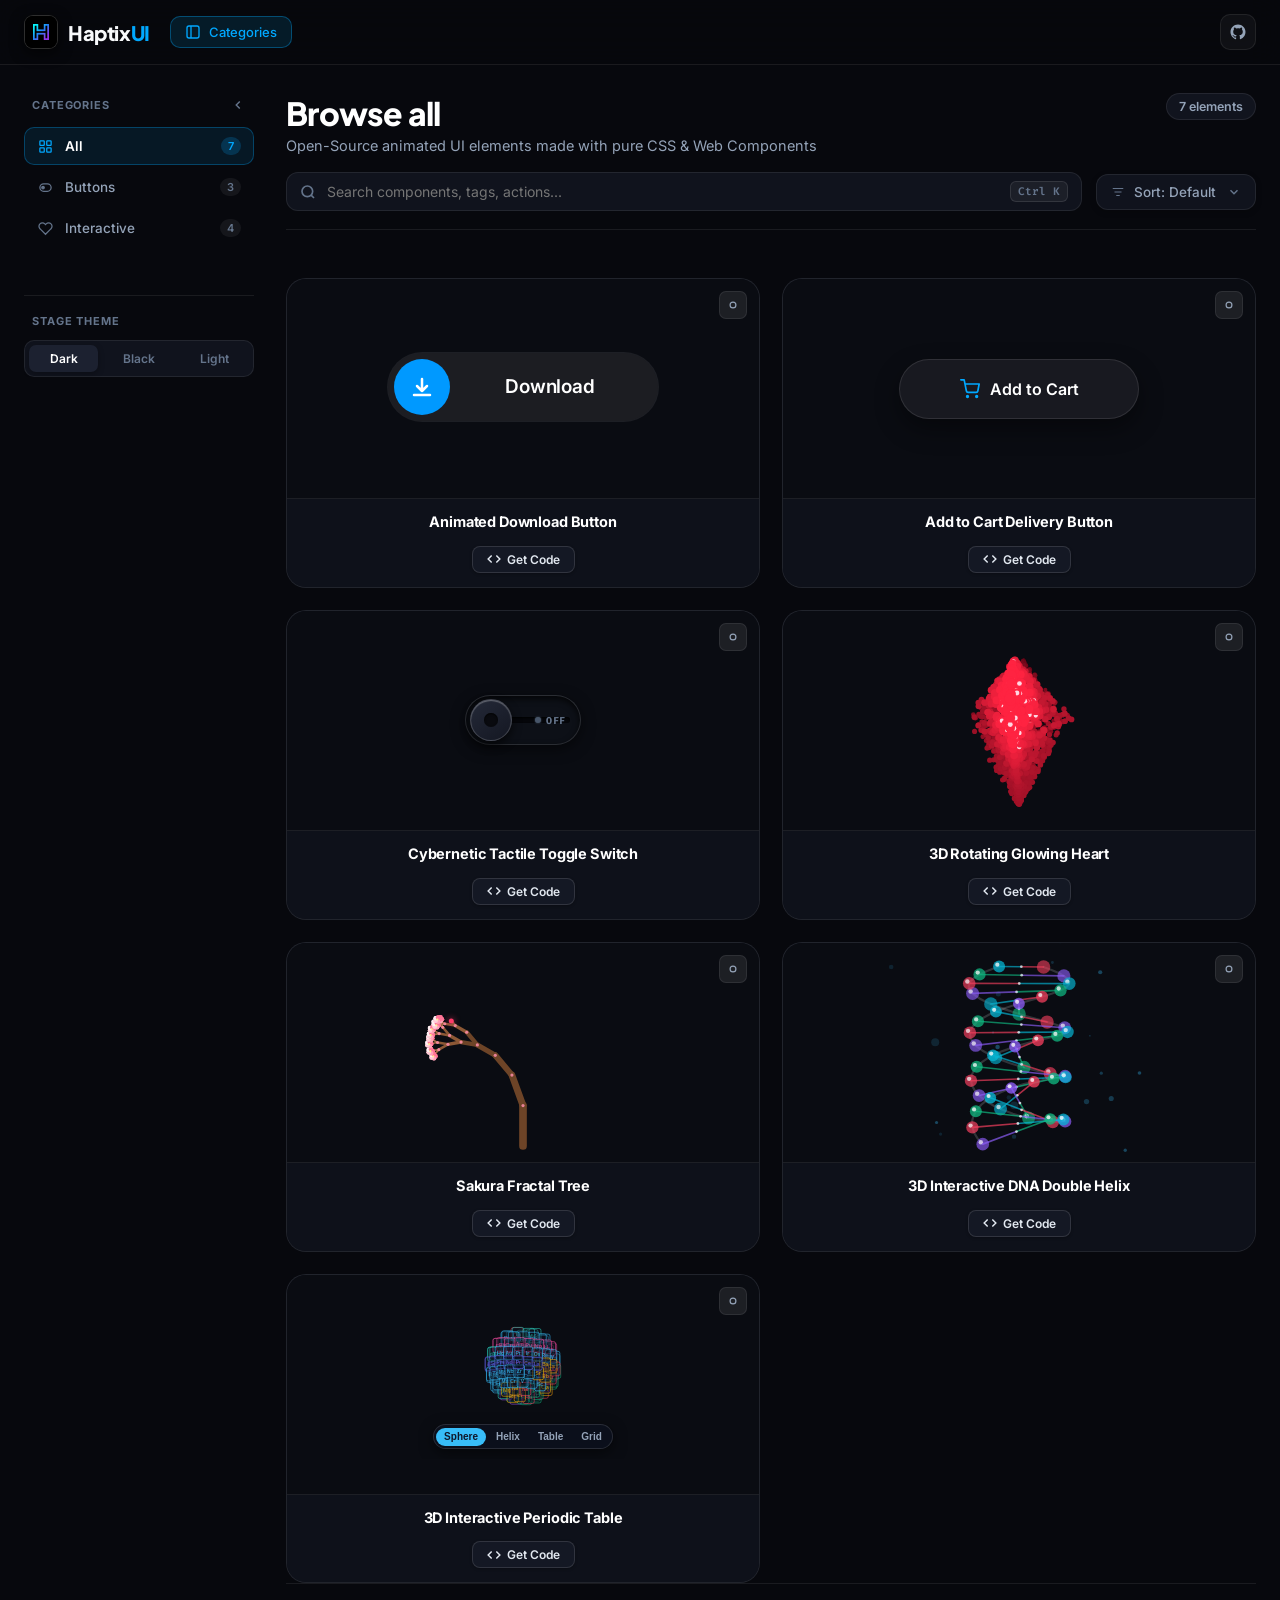
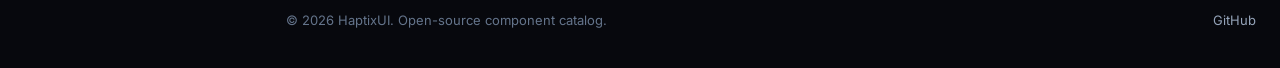
<file: index.html>
<!DOCTYPE html>
<html lang="en">
<head>
  <meta charset="UTF-8">
  <meta name="viewport" content="width=1280">
  <title>HaptixUI | Interactive Micro-Interactions &amp; UI Components</title>
  <meta name="description" content="Open-source production-ready micro-interactions and animated UI elements built with pure HTML, CSS, and Web Components.">

  <!-- Favicon / Brand Icon -->
  <link rel="icon" type="image/jpeg" href="haptixui_logo.jpg">
  <link rel="apple-touch-icon" href="haptixui_logo.jpg">

  <!-- Core CSS -->
  <link rel="stylesheet" href="style.css">
</head>
<body>
  <!-- App Header / Navbar with Modern Mega Dropdown -->
  <header class="app-navbar" id="appNavbar">
    <div class="nav-container">
      <!-- Left: Logo & Dropdown -->
      <div class="nav-left">
        <a href="./" class="brand-logo" aria-label="HaptixUI Home">
          <div class="logo-badge">
            <img src="haptixui_logo.jpg" alt="HaptixUI Logo" class="brand-logo-img">
          </div>
          <span class="brand-name">Haptix<span>UI</span></span>
        </a>

        <!-- Categories Sidebar Toggle Button -->
        <button class="nav-sidebar-toggle-btn active" id="sidebarToggleBtn" title="Toggle Categories Sidebar (Ctrl+B)" aria-label="Toggle Categories Sidebar" aria-pressed="true">
          <svg class="toggle-icon-sidebar" width="16" height="16" viewBox="0 0 24 24" fill="none" stroke="currentColor" stroke-width="2">
            <rect x="3" y="3" width="18" height="18" rx="3"></rect>
            <line x1="9" y1="3" x2="9" y2="21"></line>
          </svg>
          <span>Categories</span>
        </button>
      </div>

      <!-- Right: Minimal Clean Quick Links -->
      <div class="nav-right">
        <a href="https://github.com/HaptixUI/haptixui" target="_blank" rel="noopener" class="nav-icon-link" aria-label="GitHub Repository" title="GitHub">
          <svg width="18" height="18" viewBox="0 0 24 24" fill="currentColor">
            <path fill-rule="evenodd" clip-rule="evenodd" d="M12 2C6.477 2 2 6.484 2 12.017c0 4.425 2.865 8.18 6.839 9.504.5.092.682-.217.682-.483 0-.237-.008-.868-.013-1.703-2.782.605-3.369-1.343-3.369-1.343-.454-1.158-1.11-1.466-1.11-1.466-.908-.62.069-.608.069-.608 1.003.07 1.53 1.032 1.53 1.032.892 1.53 2.341 1.088 2.91.832.092-.647.35-1.088.636-1.338-2.22-.253-4.555-1.113-4.555-4.951 0-1.093.39-1.988 1.029-2.688-.103-.253-.446-1.272.098-2.65 0 0 .84-.27 2.75 1.026A9.564 9.564 0 0112 6.844c.85.004 1.705.115 2.504.337 1.909-1.296 2.747-1.027 2.747-1.027.546 1.379.202 2.398.1 2.651.64.7 1.028 1.595 1.028 2.688 0 3.848-2.339 4.695-4.566 4.943.359.309.678.92.678 1.855 0 1.338-.012 2.419-.012 2.747 0 .268.18.58.688.482A10.019 10.019 0 0022 12.017C22 6.484 17.522 2 12 2z"/>
          </svg>
        </a>
      </div>
    </div>
  </header>

  <!-- Responsive App Layout (Sidebar + Main Content) -->
  <div class="app-layout" id="appLayout">
    <!-- Left Sidebar (Desktop Fixed Sticky) -->
    <aside class="app-sidebar" id="appSidebar">
      <div class="sidebar-sticky-wrap">
        <!-- Section: Categories Navigation with SVG Icons -->
        <div class="sidebar-section">
          <div class="sidebar-heading-row">
            <span class="sidebar-heading">CATEGORIES</span>
            <button class="sidebar-collapse-btn" id="sidebarCollapseBtn" title="Hide Sidebar (Ctrl+B)" aria-label="Hide Sidebar">
              <svg width="14" height="14" viewBox="0 0 24 24" fill="none" stroke="currentColor" stroke-width="2.5">
                <polyline points="15 18 9 12 15 6"></polyline>
              </svg>
            </button>
          </div>
          <nav class="sidebar-nav" role="tablist">
            <button class="sidebar-nav-item active" data-category="All" role="tab">
              <span class="item-icon">
                <svg width="15" height="15" viewBox="0 0 24 24" fill="none" stroke="currentColor" stroke-width="2">
                  <rect x="3" y="3" width="7" height="7" rx="1"></rect>
                  <rect x="14" y="3" width="7" height="7" rx="1"></rect>
                  <rect x="14" y="14" width="7" height="7" rx="1"></rect>
                  <rect x="3" y="14" width="7" height="7" rx="1"></rect>
                </svg>
              </span>
              <span class="item-label">All</span>
              <span class="item-count">7</span>
            </button>
            <button class="sidebar-nav-item" data-category="Buttons" role="tab">
              <span class="item-icon">
                <svg width="15" height="15" viewBox="0 0 24 24" fill="none" stroke="currentColor" stroke-width="2">
                  <rect x="3" y="6" width="18" height="12" rx="6"></rect>
                  <circle cx="8" cy="12" r="2" fill="currentColor"></circle>
                </svg>
              </span>
              <span class="item-label">Buttons</span>
              <span class="item-count">3</span>
            </button>
            <button class="sidebar-nav-item" data-category="Interactive" role="tab">
              <span class="item-icon">
                <svg width="15" height="15" viewBox="0 0 24 24" fill="none" stroke="currentColor" stroke-width="2">
                  <path d="M20.84 4.61a5.5 5.5 0 0 0-7.78 0L12 5.67l-1.06-1.06a5.5 5.5 0 0 0-7.78 7.78l1.06 1.06L12 21.23l7.78-7.78 1.06-1.06a5.5 5.5 0 0 0 0-7.78z"></path>
                </svg>
              </span>
              <span class="item-label">Interactive</span>
              <span class="item-count">4</span>
            </button>
          </nav>
        </div>

        <!-- Section: Stage Background Switcher -->
        <div class="sidebar-section">
          <div class="sidebar-heading">STAGE THEME</div>
          <div class="theme-switch-group">
            <button class="theme-pill-btn active" data-theme="dark" title="Dark Slate Stage">Dark</button>
            <button class="theme-pill-btn" data-theme="black" title="AMOLED Pitch Black Stage">Black</button>
            <button class="theme-pill-btn" data-theme="light" title="Light Canvas Stage">Light</button>
          </div>
        </div>
      </div>
    </aside>

    <!-- Main Content Area -->
    <main class="app-main">
      <!-- Browse Header -->
      <section class="browse-header">
        <div class="browse-title-row">
          <div>
            <h1 class="browse-title" id="browseCategoryTitle">Browse all</h1>
            <p class="browse-subtitle" id="browseSubtitle">Open-Source animated UI elements made with pure CSS &amp; Web Components</p>
          </div>
          <div class="browse-count-badge" id="browseCountBadge">7 elements</div>
        </div>

        <!-- Filter & Search Toolbar -->
        <div class="browse-toolbar">
          <!-- Search input with shortcut hint -->
          <div class="search-field">
            <svg class="search-icon" width="16" height="16" viewBox="0 0 24 24" fill="none" stroke="currentColor" stroke-width="2.5">
              <circle cx="11" cy="11" r="8"></circle>
              <line x1="21" y1="21" x2="16.65" y2="16.65"></line>
            </svg>
            <input 
              type="text" 
              id="searchInput" 
              class="search-input" 
              placeholder="Search components, tags, actions..."
              autocomplete="off"
            >
            <span class="search-kbd-hint">Ctrl K</span>
            <button class="search-clear-btn" id="searchClearBtn" aria-label="Clear search">×</button>
          </div>

          <!-- Modern Custom Sort Dropdown -->
          <div class="sort-wrapper custom-dropdown" id="sortDropdown">
            <button type="button" class="custom-dropdown-trigger" id="sortTrigger" aria-haspopup="listbox" aria-expanded="false" aria-label="Sort options">
              <svg class="sort-icon" width="14" height="14" viewBox="0 0 24 24" fill="none" stroke="currentColor" stroke-width="2">
                <path d="M3 6h18M6 12h12m-9 6h6"/>
              </svg>
              <span class="dropdown-label" id="sortCurrentLabel">Sort: Default</span>
              <svg class="dropdown-chevron" width="14" height="14" viewBox="0 0 24 24" fill="none" stroke="currentColor" stroke-width="2.5">
                <polyline points="6 9 12 15 18 9"></polyline>
              </svg>
            </button>
            <div class="custom-dropdown-menu" id="sortMenu" role="listbox">
              <div class="dropdown-item active" data-value="default" role="option" aria-selected="true">
                <div class="item-text">
                  <span class="item-title">Default</span>
                </div>
                <svg class="check-icon" width="14" height="14" viewBox="0 0 24 24" fill="none" stroke="currentColor" stroke-width="2.5">
                  <polyline points="20 6 9 17 4 12"></polyline>
                </svg>
              </div>
              <div class="dropdown-item" data-value="name" role="option" aria-selected="false">
                <div class="item-text">
                  <span class="item-title">Name (A – Z)</span>
                </div>
                <svg class="check-icon" width="14" height="14" viewBox="0 0 24 24" fill="none" stroke="currentColor" stroke-width="2.5">
                  <polyline points="20 6 9 17 4 12"></polyline>
                </svg>
              </div>
              <div class="dropdown-item" data-value="name-desc" role="option" aria-selected="false">
                <div class="item-text">
                  <span class="item-title">Name (Z – A)</span>
                </div>
                <svg class="check-icon" width="14" height="14" viewBox="0 0 24 24" fill="none" stroke="currentColor" stroke-width="2.5">
                  <polyline points="20 6 9 17 4 12"></polyline>
                </svg>
              </div>
            </div>
            <!-- Hidden native select for fallback/test compatibility -->
            <select class="sort-select sr-only" id="sortSelect" aria-hidden="true" tabindex="-1">
              <option value="default">Sort: Default</option>
              <option value="name">Sort: Name A-Z</option>
              <option value="name-desc">Sort: Name Z-A</option>
            </select>
          </div>
        </div>
      </section>

      <!-- Components Showcase Grid -->
      <section class="components-grid" id="componentsGrid" aria-label="Component gallery">
        <!-- Injected dynamically by main.js -->
      </section>

      <!-- Clean Minimal Footer -->
      <footer class="app-footer">
        <div>&copy; 2026 HaptixUI. Open-source component catalog.</div>
        <div class="footer-links">
          <a href="https://github.com/HaptixUI/haptixui" target="_blank" rel="noopener">GitHub</a>
        </div>
      </footer>
    </main>
  </div>

  <!-- Inspector Modal (Code & Live Device Preview) -->
  <div class="modal-backdrop" id="modalBackdrop" role="dialog" aria-modal="true" aria-labelledby="modalTitle">
    <div class="modal-dialog">
      <div class="modal-header">
        <div class="modal-title-box">
          <h2 class="modal-title" id="modalTitle">Component Name</h2>
          <span class="comp-badge" id="modalBadge">Interactive</span>
        </div>
        <button class="modal-close" id="modalCloseBtn" aria-label="Close modal">
          <svg width="18" height="18" viewBox="0 0 24 24" fill="none" stroke="currentColor" stroke-width="2.5">
            <line x1="18" y1="6" x2="6" y2="18"></line>
            <line x1="6" y1="6" x2="18" y2="18"></line>
          </svg>
        </button>
      </div>

      <div class="modal-content-grid">
        <!-- Left: Interactive Preview Canvas -->
        <div class="modal-preview-pane">
          <div style="position: absolute; top: 16px; left: 20px; display: flex; gap: 8px;">
            <button class="stage-btn" id="modalStageThemeBtn" title="Toggle Canvas Background (Dark / Light)">
              <svg width="15" height="15" viewBox="0 0 24 24" fill="none" stroke="currentColor" stroke-width="2">
                <circle cx="12" cy="12" r="5"></circle>
              </svg>
            </button>
          </div>

          <div class="modal-preview-stage" id="modalPreviewStage">
            <!-- Dynamic Component Placed Here -->
          </div>
        </div>

        <!-- Right: Code Tabs & Copy Action -->
        <div class="modal-code-pane">
          <div class="modal-tabs">
            <div class="tab-list">
              <button class="tab-btn active" data-tab="html">HTML</button>
              <button class="tab-btn" data-tab="css">CSS</button>
              <button class="tab-btn" data-tab="js">JS</button>
            </div>
            <button class="code-copy-action" id="modalCopyBtn">
              <svg width="14" height="14" viewBox="0 0 24 24" fill="none" stroke="currentColor" stroke-width="2.5">
                <rect x="9" y="9" width="13" height="13" rx="2" ry="2"></rect>
                <path d="M5 15H4a2 2 0 0 1-2-2V4a2 2 0 0 1 2-2h9a2 2 0 0 1 2 2v1"></path>
              </svg>
              <span>Copy Code</span>
            </button>
          </div>

          <div class="modal-code-body">
            <pre><code id="modalCodeSnippet"></code></pre>
          </div>
        </div>
      </div>
    </div>
  </div>

  <!-- Toast Notification -->
  <div class="toast-msg" id="toast">
    <svg width="18" height="18" viewBox="0 0 24 24" fill="none" stroke="#10b981" stroke-width="2.5">
      <polyline points="20 6 9 17 4 12"></polyline>
    </svg>
    <span id="toastText">Code copied to clipboard!</span>
  </div>

  <!-- Scripts -->
  <script type="module" src="components.js"></script>
  <script type="module" src="main.js"></script>
</body>
</html>
</file>
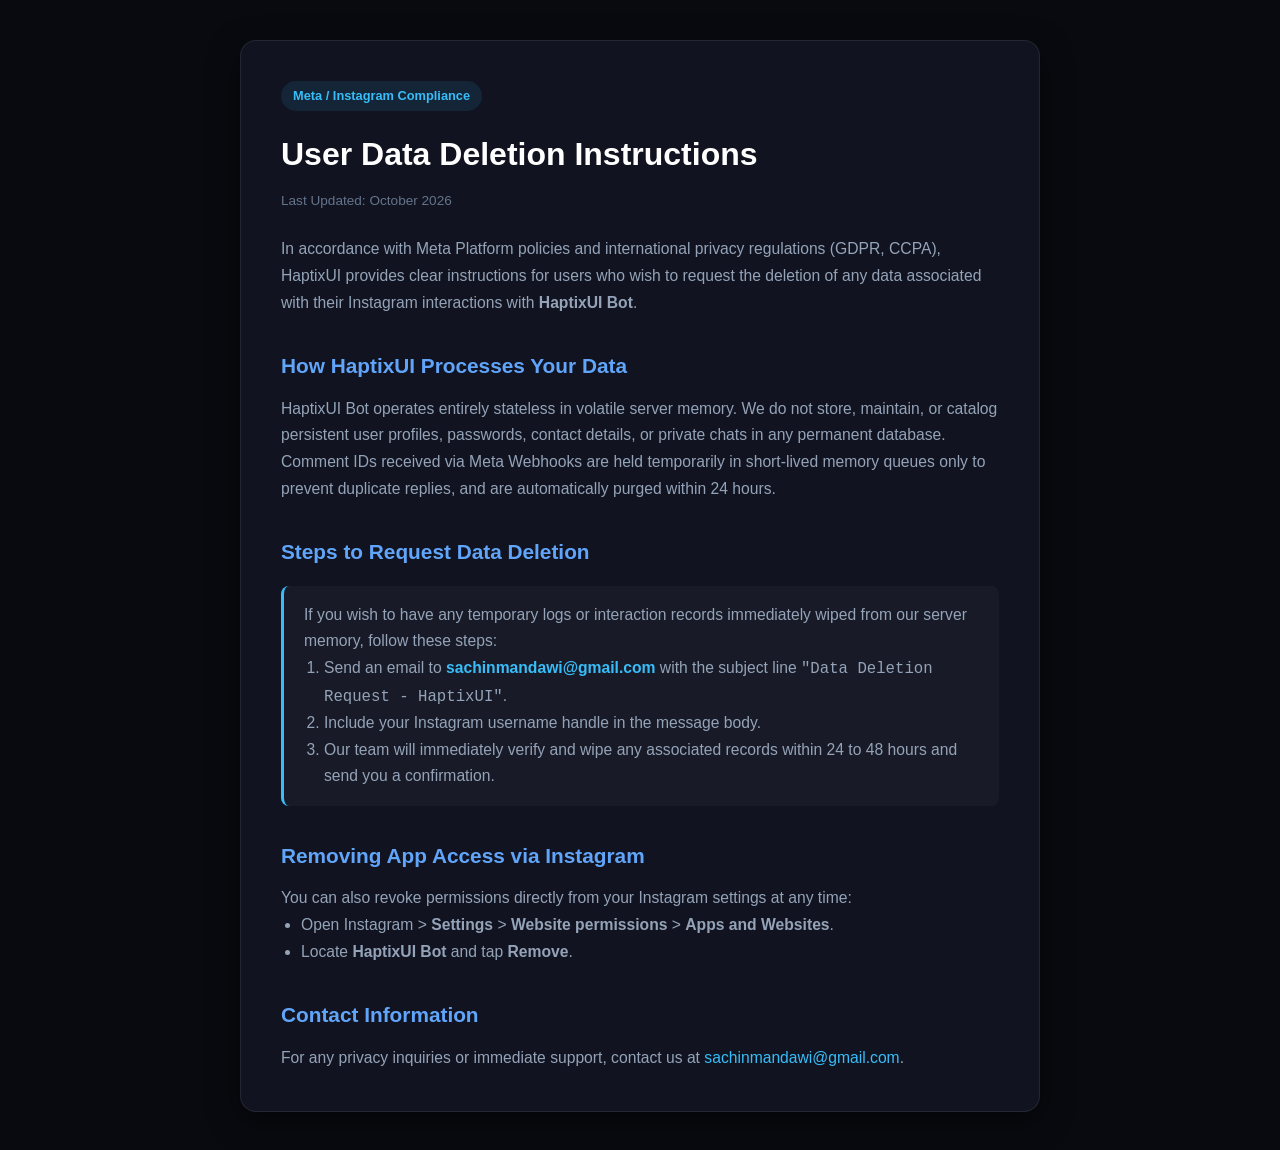
<file: deletion.html>
<!DOCTYPE html>
<html lang="en">
<head>
  <meta charset="UTF-8">
  <meta name="viewport" content="width=device-width, initial-scale=1.0">
  <title>User Data Deletion Instructions - HaptixUI</title>
  <link rel="stylesheet" href="style.css">
  <style>
    body {
      background: #090a0f;
      color: #e2e8f0;
      font-family: -apple-system, BlinkMacSystemFont, 'Segoe UI', Roboto, sans-serif;
      padding: 40px 20px;
      line-height: 1.7;
    }
    .del-container {
      max-width: 800px;
      margin: 0 auto;
      background: #111420;
      border: 1px solid rgba(255, 255, 255, 0.08);
      border-radius: 16px;
      padding: 40px;
      box-shadow: 0 10px 30px rgba(0,0,0,0.5);
    }
    h1 { font-size: 2rem; color: #ffffff; margin-bottom: 8px; }
    h2 { font-size: 1.3rem; color: #60a5fa; margin-top: 32px; margin-bottom: 12px; }
    p, li { color: #94a3b8; font-size: 0.98rem; }
    ol, ul { padding-left: 20px; }
    .updated { font-size: 0.85rem; color: #64748b; margin-bottom: 24px; }
    a { color: #38bdf8; text-decoration: none; }
    a:hover { text-decoration: underline; }
    .badge {
      display: inline-block;
      padding: 4px 12px;
      border-radius: 9999px;
      background: rgba(56, 189, 248, 0.1);
      color: #38bdf8;
      font-size: 0.8rem;
      font-weight: 600;
      margin-bottom: 16px;
    }
    .step-box {
      background: rgba(255, 255, 255, 0.03);
      border-left: 3px solid #38bdf8;
      padding: 16px 20px;
      border-radius: 8px;
      margin: 16px 0;
    }
  </style>
</head>
<body>
  <div class="del-container">
    <div class="badge">Meta / Instagram Compliance</div>
    <h1>User Data Deletion Instructions</h1>
    <div class="updated">Last Updated: October 2026</div>

    <p>In accordance with Meta Platform policies and international privacy regulations (GDPR, CCPA), HaptixUI provides clear instructions for users who wish to request the deletion of any data associated with their Instagram interactions with <strong>HaptixUI Bot</strong>.</p>

    <h2>How HaptixUI Processes Your Data</h2>
    <p>HaptixUI Bot operates entirely stateless in volatile server memory. We do not store, maintain, or catalog persistent user profiles, passwords, contact details, or private chats in any permanent database. Comment IDs received via Meta Webhooks are held temporarily in short-lived memory queues only to prevent duplicate replies, and are automatically purged within 24 hours.</p>

    <h2>Steps to Request Data Deletion</h2>
    <div class="step-box">
      <p>If you wish to have any temporary logs or interaction records immediately wiped from our server memory, follow these steps:</p>
      <ol>
        <li>Send an email to <strong><a href="mailto:sachinmandawi@gmail.com">sachinmandawi@gmail.com</a></strong> with the subject line <code>"Data Deletion Request - HaptixUI"</code>.</li>
        <li>Include your Instagram username handle in the message body.</li>
        <li>Our team will immediately verify and wipe any associated records within 24 to 48 hours and send you a confirmation.</li>
      </ol>
    </div>

    <h2>Removing App Access via Instagram</h2>
    <p>You can also revoke permissions directly from your Instagram settings at any time:</p>
    <ul>
      <li>Open Instagram &gt; <strong>Settings</strong> &gt; <strong>Website permissions</strong> &gt; <strong>Apps and Websites</strong>.</li>
      <li>Locate <strong>HaptixUI Bot</strong> and tap <strong>Remove</strong>.</li>
    </ul>

    <h2>Contact Information</h2>
    <p>For any privacy inquiries or immediate support, contact us at <a href="mailto:sachinmandawi@gmail.com">sachinmandawi@gmail.com</a>.</p>
  </div>
</body>
</html>
</file>
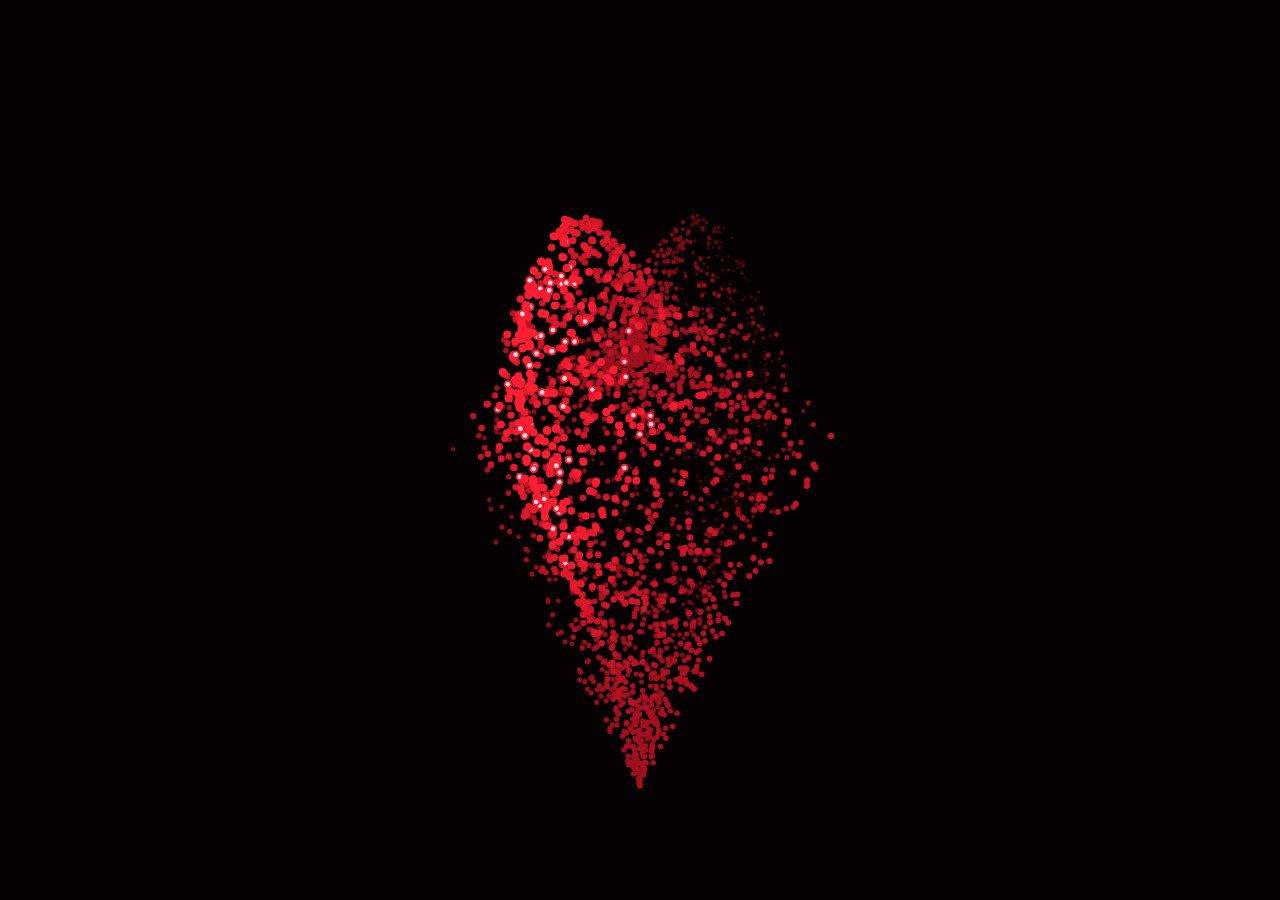
<file: heart_3d.html>
<!DOCTYPE html>
<html lang="en">
<head>
  <meta charset="UTF-8">
  <meta name="viewport" content="width=device-width, initial-scale=1.0, maximum-scale=1.0, user-scalable=no">
  <title>3D Rotating Heart</title>
  <style>
    * {
      box-sizing: border-box;
      margin: 0;
      padding: 0;
      user-select: none;
      -webkit-user-select: none;
    }

    body {
      background: #050002;
      min-height: 100vh;
      overflow: hidden;
      display: flex;
      align-items: center;
      justify-content: center;
      touch-action: none;
    }

    #canvas-container {
      position: relative;
      width: 100vw;
      height: 100vh;
      display: flex;
      align-items: center;
      justify-content: center;
      cursor: grab;
    }

    #canvas-container:active {
      cursor: grabbing;
    }

    canvas {
      display: block;
      width: 100%;
      height: 100%;
      background: transparent;
    }
  </style>
</head>
<body>
  <div id="canvas-container">
    <canvas id="heartCanvas"></canvas>
  </div>

  <script>
    const canvas = document.getElementById('heartCanvas');
    const ctx = canvas.getContext('2d');
    const container = document.getElementById('canvas-container');

    let width, height;
    function resize() {
      const dpr = Math.min(window.devicePixelRatio || 1, 2);
      width = window.innerWidth;
      height = window.innerHeight;
      canvas.width = width * dpr;
      canvas.height = height * dpr;
      canvas.style.width = width + 'px';
      canvas.style.height = height + 'px';
      ctx.setTransform(dpr, 0, 0, dpr, 0, 0);
    }
    resize();
    window.addEventListener('resize', resize);

    // 1. Parametric Heart Equations (Exact from Python script)
    function heartParametric(u) {
      const x = 1.6 * Math.pow(Math.sin(u), 3);
      const y = 1.3 * Math.cos(u) - 0.5 * Math.cos(2 * u) - 0.2 * Math.cos(3 * u) - 0.1 * Math.cos(4 * u);
      return { x, y };
    }

    // 2. Generate Volumetric 3D Points Cloud
    const N = 2800;
    const pts = [];
    for (let i = 0; i < N; i++) {
      const u = Math.random() * Math.PI * 2;
      const { x: hx, y: hy } = heartParametric(u);
      const rad = Math.sqrt(Math.random());
      const x = hx * rad;
      const y = hy * rad;
      const z = 1.1 * (1 - rad) * (Math.random() * 2 - 1);
      pts.push({ x, y, z });
    }

    // 3. Color Depth Palette (Matches Python script #46000a -> #ff1e32)
    function getDepthColor(depth) {
      const f = Math.max(0.0, Math.min(1.0, depth));
      const r = Math.round(70 + (255 - 70) * f);
      const g = Math.round(0 + 30 * f);
      const b = Math.round(10 + (50 - 10) * f);
      return `rgb(${r}, ${g}, ${b})`;
    }

    // 4. Motion & Natural 3D Trackball Physics
    let theta = 0;
    let phi = 0;
    let velTheta = 0;
    let velPhi = 0;
    const idleSpeed = 0.028;
    let isDragging = false;
    let lastX = 0, lastY = 0;

    container.addEventListener('pointerdown', (e) => {
      isDragging = true;
      lastX = e.clientX;
      lastY = e.clientY;
      velTheta = 0;
      velPhi = 0;
      container.setPointerCapture?.(e.pointerId);
    });

    window.addEventListener('pointermove', (e) => {
      if (!isDragging) return;
      const dx = e.clientX - lastX;
      const dy = e.clientY - lastY;

      // Natural trackball physics: drag up -> tilts up, drag down -> tilts down
      theta += dx * 0.01;
      phi += dy * 0.01;
      phi = Math.max(-0.75, Math.min(0.75, phi));

      velTheta = dx * 0.008;
      velPhi = dy * 0.008;

      lastX = e.clientX;
      lastY = e.clientY;
    });

    const stopDrag = () => { isDragging = false; };
    window.addEventListener('pointerup', stopDrag);
    window.addEventListener('pointercancel', stopDrag);

    // 5. 60 FPS Render Loop (Pure 3D Rotation, Inertia Physics)
    function render() {
      ctx.clearRect(0, 0, width, height);

      if (!isDragging) {
        theta += velTheta + idleSpeed;
        phi += velPhi;

        velTheta *= 0.93;
        velPhi *= 0.93;

        // Smoothly settle vertical pitch back toward center when idle
        phi += (0 - phi) * 0.025;
        phi = Math.max(-0.75, Math.min(0.75, phi));
      }

      const baseScale = Math.min(width, height) * 0.22;
      const cosT = Math.cos(theta), sinT = Math.sin(theta);
      const cosP = Math.cos(phi), sinP = Math.sin(phi);

      const projected = [];
      const len = pts.length;
      for (let i = 0; i < len; i++) {
        const pt = pts[i];
        const xr1 = pt.x * cosT + pt.z * sinT;
        const zr1 = -pt.x * sinT + pt.z * cosT;
        const yr1 = pt.y;

        const yr2 = yr1 * cosP - zr1 * sinP;
        const zr2 = yr1 * sinP + zr1 * cosP;
        const xr2 = xr1;

        projected.push({
          x: xr2,
          y: -yr2,
          z: zr2
        });
      }

      projected.sort((a, b) => a.z - b.z);

      const cx = width / 2;
      const cy = height / 2;

      // Render 3D Heart Points
      const pLen = projected.length;
      for (let i = 0; i < pLen; i++) {
        const p = projected[i];
        const depth = (p.z + 1.1) / 2.2;
        const px = cx + p.x * baseScale;
        const py = cy + p.y * baseScale;
        const dotSize = 1.3 + depth * 2.8;

        ctx.fillStyle = getDepthColor(depth);
        ctx.beginPath();
        ctx.arc(px, py, dotSize, 0, Math.PI * 2);
        ctx.fill();

        if (depth > 0.9 && i % 4 === 0) {
          ctx.fillStyle = 'rgba(255, 235, 245, 0.9)';
          ctx.beginPath();
          ctx.arc(px, py, dotSize * 0.55, 0, Math.PI * 2);
          ctx.fill();
        }
      }

      requestAnimationFrame(render);
    }

    render();
  </script>
</body>
</html>
</file>
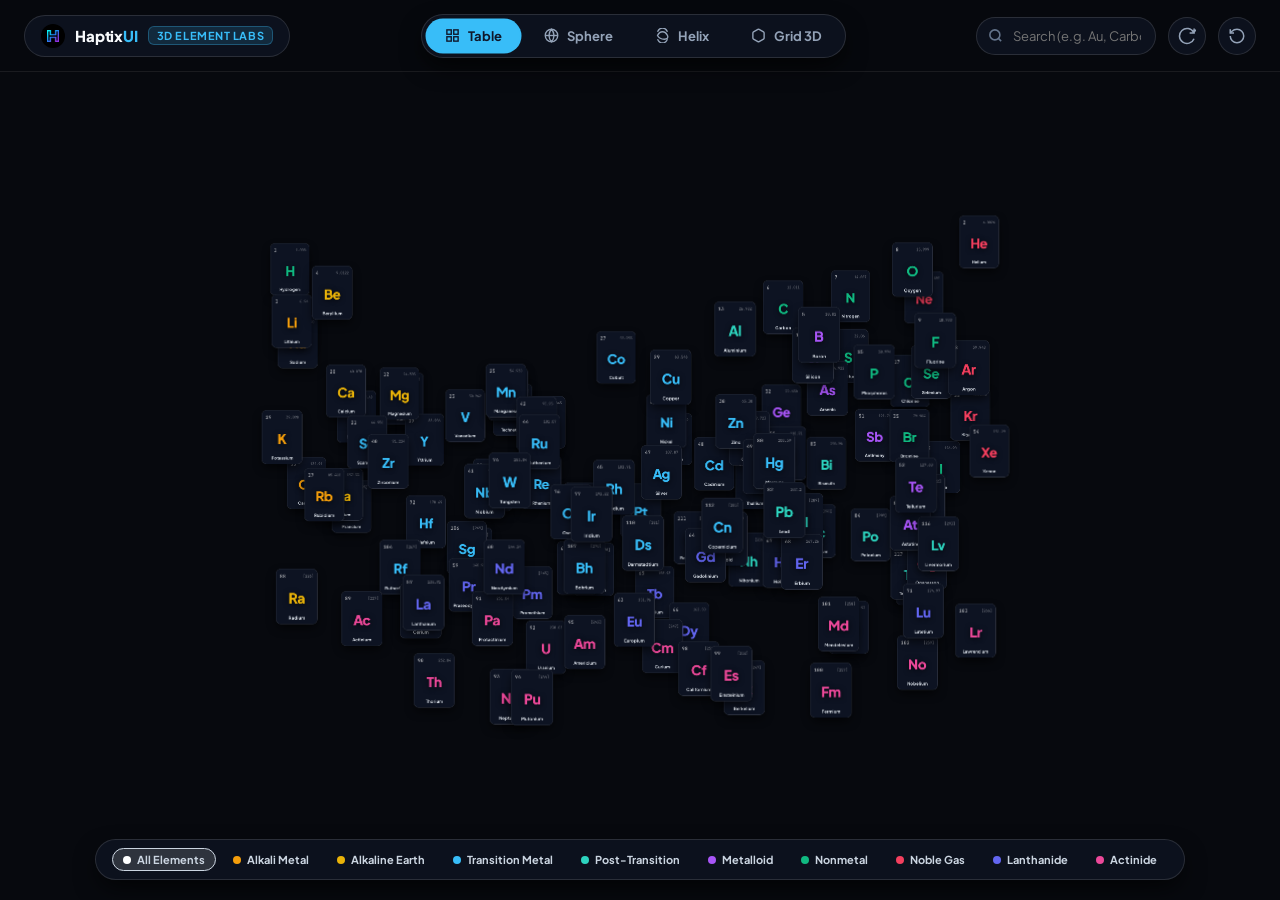
<file: periodic_table.html>
<!DOCTYPE html>
<html lang="en">
<head>
  <meta charset="UTF-8">
  <meta name="viewport" content="width=device-width, initial-scale=1.0">
  <title>3D Periodic Table of Elements - HaptixUI</title>
  <link rel="icon" type="image/svg+xml" href="data:image/svg+xml,<svg xmlns='http://www.w3.org/2000/svg' viewBox='0 0 24 24' fill='%2338bdf8'><circle cx='12' cy='12' r='10'/></svg>">
  <link rel="preconnect" href="https://fonts.googleapis.com">
  <link rel="preconnect" href="https://fonts.gstatic.com" crossorigin>
  <link href="https://fonts.googleapis.com/css2?family=JetBrains+Mono:wght@400;500;600;700;800&family=Plus+Jakarta+Sans:wght@400;500;600;700;800&display=swap" rel="stylesheet">
  <style>
    :root {
      --bg-dark: #07090e;
      --card-bg: rgba(15, 23, 42, 0.75);
      --card-border: rgba(255, 255, 255, 0.12);
      --card-hover: rgba(255, 255, 255, 0.28);
      --text-main: #f8fafc;
      --text-muted: #94a3b8;
      --accent: #38bdf8;
    }

    * {
      box-sizing: border-box;
      margin: 0;
      padding: 0;
      -webkit-font-smoothing: antialiased;
    }

    body {
      width: 100vw;
      height: 100vh;
      overflow: hidden;
      background: #07090e;
      font-family: 'Plus Jakarta Sans', sans-serif;
      color: var(--text-main);
      user-select: none;
      touch-action: none;
    }

    /* Top Ambient Navigation Toolbar */
    .app-header {
      position: fixed;
      top: 0;
      left: 0;
      right: 0;
      height: 72px;
      padding: 0 24px;
      display: flex;
      align-items: center;
      justify-content: space-between;
      z-index: 100;
      background: rgba(7, 9, 14, 0.92);
      border-bottom: 1px solid rgba(255, 255, 255, 0.08);
      backdrop-filter: blur(12px);
      pointer-events: none;
    }

    .header-left, .header-center, .header-right {
      pointer-events: auto;
      display: flex;
      align-items: center;
      gap: 12px;
    }

    .brand-pill {
      display: inline-flex;
      align-items: center;
      gap: 10px;
      padding: 8px 16px;
      background: #0c111d;
      border: 1px solid rgba(255, 255, 255, 0.12);
      border-radius: 9999px;
      text-decoration: none;
      color: inherit;
    }

    .brand-logo-img {
      width: 24px;
      height: 24px;
      border-radius: 50%;
    }

    .brand-title {
      font-size: 15px;
      font-weight: 800;
      letter-spacing: -0.01em;
    }

    .brand-title span {
      color: #38bdf8;
    }

    .badge-sub {
      font-size: 11px;
      font-weight: 700;
      padding: 2px 8px;
      background: rgba(56, 189, 248, 0.15);
      border: 1px solid rgba(56, 189, 248, 0.3);
      color: #38bdf8;
      border-radius: 6px;
      text-transform: uppercase;
      letter-spacing: 0.05em;
    }

    /* Mode Switcher Buttons */
    .mode-switcher {
      display: inline-flex;
      align-items: center;
      gap: 6px;
      padding: 5px;
      background: #0c111d;
      border: 1.5px solid rgba(255, 255, 255, 0.12);
      border-radius: 9999px;
      box-shadow: 0 10px 24px -4px rgba(0, 0, 0, 0.75);
    }

    .mode-btn {
      display: inline-flex;
      align-items: center;
      gap: 8px;
      padding: 8px 18px;
      border: none;
      background: transparent;
      color: #94a3b8;
      font-family: inherit;
      font-size: 13px;
      font-weight: 700;
      border-radius: 9999px;
      cursor: pointer;
      transition: all 0.22s cubic-bezier(0.16, 1, 0.3, 1);
    }

    .mode-btn:hover {
      color: #ffffff;
      background: rgba(255, 255, 255, 0.06);
    }

    .mode-btn.active {
      color: #0f172a;
      background: #38bdf8;
      box-shadow: 0 0 0 1.5px #38bdf8;
    }

    .mode-btn svg {
      width: 15px;
      height: 15px;
    }

    /* Search & Control Tools */
    .search-box {
      position: relative;
      display: flex;
      align-items: center;
    }

    .search-input {
      width: 180px;
      height: 38px;
      padding: 0 14px 0 36px;
      background: #0c111d;
      border: 1px solid rgba(255, 255, 255, 0.12);
      border-radius: 9999px;
      font-family: inherit;
      font-size: 13px;
      color: #fff;
      outline: none;
      transition: all 0.2s ease;
    }

    .search-input:focus {
      width: 220px;
      border-color: #38bdf8;
      box-shadow: 0 0 0 1.5px #38bdf8;
    }

    .search-icon {
      position: absolute;
      left: 12px;
      width: 15px;
      height: 15px;
      color: #64748b;
      pointer-events: none;
    }

    .tool-btn {
      width: 38px;
      height: 38px;
      display: inline-flex;
      align-items: center;
      justify-content: center;
      background: #0c111d;
      border: 1px solid rgba(255, 255, 255, 0.12);
      border-radius: 50%;
      color: #94a3b8;
      cursor: pointer;
      transition: all 0.2s ease;
    }

    .tool-btn:hover {
      color: #fff;
      border-color: rgba(255, 255, 255, 0.3);
      background: #161e31;
    }

    .tool-btn.active {
      color: #38bdf8;
      border-color: #38bdf8;
      background: rgba(56, 189, 248, 0.15);
    }

    /* 3D Viewport Scene */
    .viewport-scene {
      width: 100vw;
      height: 100vh;
      perspective: 1200px;
      overflow: hidden;
      cursor: grab;
      position: relative;
    }

    .viewport-scene:active {
      cursor: grabbing;
    }

    /* The 3D World container containing all element cards */
    .world-container {
      position: absolute;
      left: 50%;
      top: 50%;
      transform-style: preserve-3d;
      will-change: transform;
    }

    /* Element Card 3D Object Container - Full 3D rotation support */
    .element-card {
      position: absolute;
      left: 0;
      top: 0;
      width: 96px;
      height: 128px;
      margin-left: -48px;
      margin-top: -64px;
      cursor: pointer;
      transform-style: preserve-3d;
      -webkit-transform-style: preserve-3d;
      will-change: transform, opacity;
      transition: filter 0.18s ease;
    }

    .element-card.dimmed {
      opacity: 0.14 !important;
    }

    /* Common Card Face Surface */
    .card-face {
      position: absolute;
      inset: 0;
      width: 100%;
      height: 100%;
      border-radius: 12px;
      display: flex;
      flex-direction: column;
      justify-content: space-between;
      padding: 9px 8px 8px 8px;
      backface-visibility: hidden;
      -webkit-backface-visibility: hidden;
      transform-style: preserve-3d;
      overflow: hidden;
      box-shadow: 0 10px 24px -4px rgba(0, 0, 0, 0.75);
    }

    /* FRONT FACE: Deep navy/dark solid slab with razor highlight rim */
    .card-front {
      background: #0d1322;
      border: 1.5px solid rgba(255, 255, 255, 0.14);
      transform: rotateY(0deg) translateZ(1px);
      transition: border-color 0.18s ease, background 0.18s ease, box-shadow 0.18s ease;
    }

    .element-card:hover .card-front {
      background: #141d33;
      border-color: #ffffff;
      box-shadow: 0 0 0 1.5px rgba(255, 255, 255, 0.85), inset 0 1px 0 rgba(255, 255, 255, 0.25), 0 12px 28px -4px rgba(0, 0, 0, 0.85);
      z-index: 1000 !important;
    }

    /* BACK FACE: Ultra-realistic obsidian/crystal mirror reflection (Ulta / Mirrored) */
    .card-back {
      background: linear-gradient(135deg, rgba(255, 255, 255, 0.22) 0%, rgba(13, 19, 34, 0.96) 38%, rgba(22, 33, 53, 0.92) 72%, rgba(255, 255, 255, 0.12) 100%);
      border: 1.5px solid rgba(255, 255, 255, 0.26);
      transform: rotateY(180deg) translateZ(1px);
      box-shadow: inset 0 1px 2px rgba(255, 255, 255, 0.35), 0 10px 24px -4px rgba(0, 0, 0, 0.85);
      backdrop-filter: blur(10px);
      -webkit-backdrop-filter: blur(10px);
      transition: border-color 0.18s ease, box-shadow 0.18s ease;
    }

    /* Specular diagonal glass sheen beam across the mirror surface */
    .card-back::before {
      content: '';
      position: absolute;
      top: -50%;
      left: -50%;
      width: 200%;
      height: 200%;
      background: linear-gradient(115deg, transparent 38%, rgba(255, 255, 255, 0.06) 44%, rgba(255, 255, 255, 0.3) 49%, rgba(255, 255, 255, 0.38) 50%, rgba(255, 255, 255, 0.12) 52%, transparent 62%);
      pointer-events: none;
      transform: rotate(8deg);
    }

    /* Subtle tinted ambient glow from bottom reflecting element category */
    .card-back::after {
      content: '';
      position: absolute;
      inset: 0;
      background: radial-gradient(circle at 50% 120%, var(--cat-bg), transparent 75%);
      pointer-events: none;
      opacity: 0.9;
    }

    .element-card:hover .card-back {
      border-color: rgba(255, 255, 255, 0.8);
      box-shadow: 0 0 0 1.5px rgba(255, 255, 255, 0.9), inset 0 1px 3px rgba(255, 255, 255, 0.45), 0 12px 28px -4px rgba(0, 0, 0, 0.9);
      z-index: 1000 !important;
    }

    .element-card.highlighted .card-front,
    .element-card.highlighted .card-back {
      border-color: var(--cat-color);
      box-shadow: 0 0 0 2px var(--cat-color), 0 10px 24px -4px rgba(0, 0, 0, 0.85);
    }

    /* Mirrored ("Ulta") Inverted Text Elements for Genuine Optical Physics */
    .mirror-flipped {
      display: inline-block;
      transform: scaleX(-1);
    }

    .card-back .card-num,
    .card-back .card-mass {
      color: rgba(255, 255, 255, 0.48);
      font-size: 10px;
      z-index: 2;
    }

    .card-back .card-symbol {
      color: var(--cat-color);
      opacity: 0.65;
      text-shadow: 0 0 12px var(--cat-color), 0 2px 14px rgba(0, 0, 0, 0.9);
      filter: blur(0.25px);
      z-index: 2;
    }

    .card-back .card-name {
      color: rgba(226, 232, 240, 0.65);
      z-index: 2;
    }

    /* Mirror central holographic watermark badge */
    .mirror-watermark {
      position: absolute;
      top: 50%;
      left: 50%;
      transform: translate(-50%, -50%);
      font-size: 40px;
      color: rgba(255, 255, 255, 0.04);
      pointer-events: none;
      z-index: 1;
      font-family: 'JetBrains Mono', monospace;
      line-height: 1;
    }

    .card-top {
      display: flex;
      align-items: center;
      justify-content: space-between;
      width: 100%;
    }

    .card-num {
      font-family: 'JetBrains Mono', monospace;
      font-size: 11px;
      font-weight: 700;
      color: rgba(255, 255, 255, 0.6);
    }

    .card-mass {
      font-family: 'JetBrains Mono', monospace;
      font-size: 9px;
      font-weight: 500;
      color: rgba(255, 255, 255, 0.4);
    }

    .card-symbol {
      font-family: 'Plus Jakarta Sans', sans-serif;
      font-size: 32px;
      font-weight: 800;
      line-height: 1;
      text-align: center;
      color: var(--cat-color);
      margin: 4px 0 2px 0;
      letter-spacing: -0.03em;
      text-shadow: 0 2px 12px rgba(0, 0, 0, 0.6);
    }

    .card-bottom {
      display: flex;
      flex-direction: column;
      align-items: center;
      width: 100%;
    }

    .card-name {
      font-size: 10px;
      font-weight: 700;
      color: #e2e8f0;
      white-space: nowrap;
      overflow: hidden;
      text-overflow: ellipsis;
      max-width: 80px;
      text-align: center;
    }

    /* Bottom Category Legend Bar */
    .category-legend {
      position: fixed;
      bottom: 20px;
      left: 50%;
      transform: translateX(-50%);
      display: flex;
      align-items: center;
      gap: 6px;
      padding: 8px 16px;
      background: #0c111d;
      border: 1px solid rgba(255, 255, 255, 0.12);
      border-radius: 9999px;
      z-index: 100;
      box-shadow: 0 10px 24px -4px rgba(0, 0, 0, 0.75);
      max-width: 95vw;
      overflow-x: auto;
      scrollbar-width: none;
    }

    .legend-chip {
      display: inline-flex;
      align-items: center;
      gap: 6px;
      padding: 4px 10px;
      border-radius: 9999px;
      font-size: 11px;
      font-weight: 700;
      color: #cbd5e1;
      cursor: pointer;
      border: 1px solid transparent;
      transition: all 0.18s ease;
      white-space: nowrap;
    }

    .legend-chip:hover {
      background: rgba(255, 255, 255, 0.08);
      color: #fff;
    }

    .legend-chip.active {
      background: rgba(255, 255, 255, 0.14);
      border-color: currentColor;
    }

    .chip-dot {
      width: 8px;
      height: 8px;
      border-radius: 50%;
    }

    /* Modal Element Inspector */
    .element-modal {
      position: fixed;
      inset: 0;
      background: rgba(3, 7, 18, 0.90);
      backdrop-filter: blur(16px);
      -webkit-backdrop-filter: blur(16px);
      z-index: 99999;
      display: flex;
      align-items: center;
      justify-content: center;
      opacity: 0;
      pointer-events: none;
      transition: opacity 0.25s cubic-bezier(0.16, 1, 0.3, 1);
      padding: 20px;
    }

    body.modal-open .viewport-scene {
      filter: blur(10px) brightness(0.25);
      pointer-events: none;
    }

    .element-modal.open {
      opacity: 1;
      pointer-events: auto;
    }

    .modal-card {
      width: 100%;
      max-width: 440px;
      background: #0d1322;
      border: 1.5px solid rgba(255, 255, 255, 0.16);
      border-radius: 24px;
      padding: 28px;
      box-shadow: 0 20px 48px -8px rgba(0, 0, 0, 0.85);
      position: relative;
      transform: scale(0.92);
      transition: transform 0.25s cubic-bezier(0.16, 1, 0.3, 1);
    }

    .element-modal.open .modal-card {
      transform: scale(1);
    }

    .modal-close-btn {
      position: absolute;
      top: 18px;
      right: 18px;
      width: 32px;
      height: 32px;
      border-radius: 50%;
      background: rgba(255, 255, 255, 0.08);
      border: 1px solid rgba(255, 255, 255, 0.12);
      color: #94a3b8;
      display: flex;
      align-items: center;
      justify-content: center;
      cursor: pointer;
      font-size: 18px;
      transition: all 0.15s ease;
    }

    .modal-close-btn:hover {
      color: #fff;
      background: rgba(255, 255, 255, 0.16);
    }

    .modal-hero {
      display: flex;
      align-items: center;
      gap: 20px;
      margin-bottom: 24px;
    }

    .modal-symbol-box {
      width: 90px;
      height: 110px;
      border-radius: 16px;
      background: rgba(255, 255, 255, 0.05);
      border: 2px solid var(--cat-color);
      display: flex;
      flex-direction: column;
      align-items: center;
      justify-content: center;
      box-shadow: 0 0 24px rgba(0, 0, 0, 0.5);
    }

    .modal-symbol-num {
      font-family: 'JetBrains Mono', monospace;
      font-size: 13px;
      font-weight: 700;
      color: rgba(255, 255, 255, 0.6);
    }

    .modal-symbol-text {
      font-size: 38px;
      font-weight: 800;
      color: var(--cat-color);
      line-height: 1;
      margin: 4px 0;
    }

    .modal-symbol-mass {
      font-family: 'JetBrains Mono', monospace;
      font-size: 10px;
      color: rgba(255, 255, 255, 0.5);
    }

    .modal-hero-info h2 {
      font-size: 26px;
      font-weight: 800;
      letter-spacing: -0.02em;
      margin-bottom: 4px;
    }

    .modal-hero-info .modal-cat-badge {
      display: inline-block;
      font-size: 12px;
      font-weight: 700;
      padding: 4px 12px;
      border-radius: 9999px;
      background: var(--cat-bg);
      color: var(--cat-color);
      border: 1px solid var(--cat-color);
    }

    .modal-grid {
      display: grid;
      grid-template-columns: 1fr 1fr;
      gap: 12px;
      margin-bottom: 20px;
    }

    .modal-stat {
      padding: 12px 14px;
      background: rgba(255, 255, 255, 0.04);
      border: 1px solid rgba(255, 255, 255, 0.08);
      border-radius: 12px;
    }

    .modal-stat-label {
      font-size: 11px;
      font-weight: 600;
      color: #94a3b8;
      text-transform: uppercase;
      letter-spacing: 0.05em;
      margin-bottom: 4px;
    }

    .modal-stat-val {
      font-family: 'JetBrains Mono', monospace;
      font-size: 14px;
      font-weight: 700;
      color: #ffffff;
    }

    /* Mobile Responsive Optimizations */
    @media (max-width: 768px) {
      .app-header {
        height: auto;
        padding: 12px 14px;
        flex-direction: column;
        gap: 10px;
        background: rgba(7, 9, 14, 0.95);
      }

      .header-center {
        width: 100%;
        justify-content: center;
      }

      .mode-switcher {
        width: 100%;
        justify-content: space-between;
      }

      .mode-btn {
        padding: 6px 12px;
        font-size: 12px;
      }

      .search-box {
        display: none;
      }

      .category-legend {
        bottom: 10px;
        padding: 6px 10px;
        font-size: 10px;
      }

      .element-card {
        width: 76px;
        height: 102px;
        margin-left: -38px;
        margin-top: -51px;
      }

      .card-symbol {
        font-size: 24px;
      }

      .card-name {
        font-size: 8.5px;
      }
    }
  </style>
</head>
<body>

  <!-- Top Header Navigation & Controls -->
  <header class="app-header">
    <div class="header-left">
      <a href="index.html" class="brand-pill" title="Back to HaptixUI Catalog">
        <img src="haptixui_logo.jpg" alt="HaptixUI" class="brand-logo-img">
        <div class="brand-title">Haptix<span>UI</span></div>
        <span class="badge-sub">3D Element Labs</span>
      </a>
    </div>

    <div class="header-center">
      <div class="mode-switcher" id="modeSwitcher">
        <button class="mode-btn active" data-mode="table" id="btnModeTable">
          <svg viewBox="0 0 24 24" fill="none" stroke="currentColor" stroke-width="2.2"><rect x="3" y="3" width="7" height="7"/><rect x="14" y="3" width="7" height="7"/><rect x="14" y="14" width="7" height="7"/><rect x="3" y="14" width="7" height="7"/></svg>
          Table
        </button>
        <button class="mode-btn" data-mode="sphere" id="btnModeSphere">
          <svg viewBox="0 0 24 24" fill="none" stroke="currentColor" stroke-width="2.2"><circle cx="12" cy="12" r="10"/><path d="M2 12h20"/><path d="M12 2a15.3 15.3 0 0 1 4 10 15.3 15.3 0 0 1-4 10 15.3 15.3 0 0 1-4-10 15.3 15.3 0 0 1 4-10z"/></svg>
          Sphere
        </button>
        <button class="mode-btn" data-mode="helix" id="btnModeHelix">
          <svg viewBox="0 0 24 24" fill="none" stroke="currentColor" stroke-width="2.2"><path d="M4 12c4-8 12-8 16 0s-12 8-16 0z"/><path d="M4 6c4-8 12-8 16 0"/><path d="M4 18c4 8 12 8 16 0"/></svg>
          Helix
        </button>
        <button class="mode-btn" data-mode="grid" id="btnModeGrid">
          <svg viewBox="0 0 24 24" fill="none" stroke="currentColor" stroke-width="2.2"><path d="M21 16V8a2 2 0 0 0-1-1.73l-7-4a2 2 0 0 0-2 0l-7 4A2 2 0 0 0 3 8v8a2 2 0 0 0 1 1.73l7 4a2 2 0 0 0 2 0l7-4A2 2 0 0 0 21 16z"/></svg>
          Grid 3D
        </button>
      </div>
    </div>

    <div class="header-right">
      <div class="search-box">
        <svg class="search-icon" viewBox="0 0 24 24" fill="none" stroke="currentColor" stroke-width="2.5"><circle cx="11" cy="11" r="8"/><path d="m21 21-4.35-4.35"/></svg>
        <input type="text" class="search-input" id="elementSearch" placeholder="Search (e.g. Au, Carbon)...">
      </div>

      <button class="tool-btn" id="btnAutoSpin" title="Toggle Auto-Rotation">
        <svg viewBox="0 0 24 24" width="18" height="18" fill="none" stroke="currentColor" stroke-width="2"><path d="M21.5 2v6h-6M21.34 15.57a10 10 0 1 1-.57-8.38l5.67-5.67"/></svg>
      </button>

      <button class="tool-btn" id="btnResetView" title="Reset Camera Perspective">
        <svg viewBox="0 0 24 24" width="18" height="18" fill="none" stroke="currentColor" stroke-width="2"><path d="M3 12a9 9 0 1 0 9-9 9.75 9.75 0 0 0-6.74 2.74L3 8"/><path d="M3 3v5h5"/></svg>
      </button>
    </div>
  </header>

  <!-- 3D Interactive Scene Container -->
  <main class="viewport-scene" id="viewportScene">
    <div class="world-container" id="worldContainer">
      <!-- 118 Element Cards generated dynamically here -->
    </div>
  </main>

  <!-- Bottom Categories Legend Strip -->
  <footer class="category-legend" id="categoryLegend">
    <!-- Populated dynamically with category filters -->
  </footer>

  <!-- Modal Element Detailed Inspector -->
  <div class="element-modal" id="elementModal">
    <div class="modal-card" id="modalCard">
      <button class="modal-close-btn" id="modalCloseBtn">✕</button>
      <div class="modal-hero">
        <div class="modal-symbol-box" id="modalBox">
          <span class="modal-symbol-num" id="modalNum">1</span>
          <span class="modal-symbol-text" id="modalSymbol">H</span>
          <span class="modal-symbol-mass" id="modalMass">1.008</span>
        </div>
        <div class="modal-hero-info">
          <h2 id="modalName">Hydrogen</h2>
          <span class="modal-cat-badge" id="modalCategory">Nonmetal</span>
        </div>
      </div>
      <div class="modal-grid">
        <div class="modal-stat">
          <div class="modal-stat-label">Atomic Number</div>
          <div class="modal-stat-val" id="modalStatNum">1</div>
        </div>
        <div class="modal-stat">
          <div class="modal-stat-label">Atomic Mass</div>
          <div class="modal-stat-val" id="modalStatMass">1.008 u</div>
        </div>
        <div class="modal-stat">
          <div class="modal-stat-label">Group / Period</div>
          <div class="modal-stat-val" id="modalStatGroup">Group 1, Period 1</div>
        </div>
        <div class="modal-stat">
          <div class="modal-stat-label">Standard State</div>
          <div class="modal-stat-val" id="modalStatState">Gas at 298 K</div>
        </div>
      </div>
    </div>
  </div>

  <script type="module">
    import { ELEMENTS, CATEGORIES } from './periodic_data.js';

    // DOM Elements
    const scene = document.getElementById('viewportScene');
    const world = document.getElementById('worldContainer');
    const modeButtons = document.querySelectorAll('.mode-btn');
    const autoSpinBtn = document.getElementById('btnAutoSpin');
    const resetViewBtn = document.getElementById('btnResetView');
    const searchInput = document.getElementById('elementSearch');
    const legendContainer = document.getElementById('categoryLegend');

    // Modal elements
    const modal = document.getElementById('elementModal');
    const modalCloseBtn = document.getElementById('modalCloseBtn');
    const modalBox = document.getElementById('modalBox');
    const modalNum = document.getElementById('modalNum');
    const modalSymbol = document.getElementById('modalSymbol');
    const modalMass = document.getElementById('modalMass');
    const modalName = document.getElementById('modalName');
    const modalCategory = document.getElementById('modalCategory');
    const modalStatNum = document.getElementById('modalStatNum');
    const modalStatMass = document.getElementById('modalStatMass');
    const modalStatGroup = document.getElementById('modalStatGroup');
    const modalStatState = document.getElementById('modalStatState');

    // Camera & Orbit State
    let currentMode = 'table'; // 'table' | 'sphere' | 'helix' | 'grid'
    let cameraZ = window.innerWidth < 768 ? -2400 : -1650;
    let targetCameraZ = cameraZ;
    let rotX = 0, rotY = 0;
    let targetRotX = 0, targetRotY = 0;
    let velX = 0, velY = 0;
    let isDragging = false;
    let lastMouseX = 0, lastMouseY = 0;
    let autoSpin = false;
    let activeFilterCategory = null;

    // Card Node References and Target Positions
    const cardNodes = [];

    // Layout Generators for 118 Elements
    function computeTargets(mode) {
      const N = ELEMENTS.length; // 118

      ELEMENTS.forEach((el, i) => {
        const item = cardNodes[i];
        if (!item) return;

        let tx = 0, ty = 0, tz = 0, trx = 0, try_ = 0, trz = 0;

        if (mode === 'table') {
          // 18 columns, rows 1-7 for main table. Lanthanides & Actinides at rows 8.4 & 9.6
          const spacingX = window.innerWidth < 768 ? 92 : 112;
          const spacingY = window.innerWidth < 768 ? 122 : 146;
          tx = (el.group - 9.5) * spacingX;
          ty = (el.period - 5) * spacingY;
          tz = 0;
          trx = 0;
          try_ = 0;
          trz = 0;
        } else if (mode === 'sphere') {
          // Fibonacci Planetary Sphere - outward radial facing
          const radius = window.innerWidth < 768 ? 620 : 820;
          const phi = Math.acos(-1 + (2 * i) / N);
          const theta = Math.sqrt(N * Math.PI) * phi;

          tx = radius * Math.sin(phi) * Math.sin(theta);
          ty = -radius * Math.cos(phi);
          tz = radius * Math.sin(phi) * Math.cos(theta);

          try_ = theta * (180 / Math.PI);
          trx = -(phi - Math.PI / 2) * (180 / Math.PI);
          trz = 0;
        } else if (mode === 'helix') {
          // Cylindrical Multi-Wound Spiral Helix
          const radius = window.innerWidth < 768 ? 580 : 760;
          const theta = i * 0.175 + Math.PI;
          const y = -(i * 12) + 700;

          tx = radius * Math.sin(theta);
          ty = y;
          tz = radius * Math.cos(theta);

          try_ = theta * (180 / Math.PI);
          trx = 0;
          trz = 0;
        } else if (mode === 'grid') {
          // 3D Cube Grid Lattice (5 x 5 x 5)
          const spacing = window.innerWidth < 768 ? 170 : 220;
          const gx = (i % 5) - 2;
          const gy = (Math.floor(i / 5) % 5) - 2;
          const gz = Math.floor(i / 25) - 2;

          tx = gx * spacing;
          ty = -gy * spacing;
          tz = gz * spacing;

          trx = 0;
          try_ = 0;
          trz = 0;
        }

        item.target = { x: tx, y: ty, z: tz, rx: trx, ry: try_, rz: trz };
      });
    }

    // Initialize Element Cards in DOM
    function initCards() {
      world.innerHTML = '';
      cardNodes.length = 0;

      ELEMENTS.forEach((el, i) => {
        const catInfo = CATEGORIES[el.category] || { color: '#38bdf8', bg: 'rgba(56, 189, 248, 0.15)', label: 'Element' };

        const card = document.createElement('div');
        card.className = 'element-card';
        card.style.setProperty('--cat-color', catInfo.color);
        card.style.setProperty('--cat-bg', catInfo.bg);

        card.innerHTML = `
          <!-- Front Face: Crisp element slab -->
          <div class="card-face card-front">
            <div class="card-top">
              <span class="card-num">${el.number}</span>
              <span class="card-mass">${el.mass}</span>
            </div>
            <div class="card-symbol">${el.symbol}</div>
            <div class="card-bottom">
              <span class="card-name" title="${el.name}">${el.name}</span>
            </div>
          </div>

          <!-- Back Face: Ultra-realistic obsidian/crystal mirror reflection (Ulta) -->
          <div class="card-face card-back">
            <div class="card-top">
              <span class="card-mass mirror-flipped">${el.mass}</span>
              <span class="card-num mirror-flipped">${el.number}</span>
            </div>
            <div class="card-symbol mirror-flipped">${el.symbol}</div>
            <div class="card-bottom">
              <span class="card-name mirror-flipped" title="${el.name}">${el.name}</span>
            </div>
            <div class="mirror-watermark">⬡</div>
          </div>
        `;

        // Click to view element details
        card.addEventListener('click', (e) => {
          e.stopPropagation();
          openElementModal(el, catInfo);
        });

        world.appendChild(card);

        // Store positions and velocity for smooth interpolation
        cardNodes.push({
          el: card,
          data: el,
          catInfo,
          cur: {
            x: (Math.random() - 0.5) * 1200,
            y: (Math.random() - 0.5) * 1200,
            z: (Math.random() - 0.5) * 1200,
            rx: 0,
            ry: 0,
            rz: 0
          },
          target: { x: 0, y: 0, z: 0, rx: 0, ry: 0, rz: 0 }
        });
      });

      computeTargets(currentMode);
    }

    // Build Category Legend Filter Chips
    function initLegend() {
      legendContainer.innerHTML = '';

      // All chip
      const allChip = document.createElement('div');
      allChip.className = 'legend-chip active';
      allChip.innerHTML = `<span class="chip-dot" style="background: #ffffff"></span> All Elements`;
      allChip.addEventListener('click', () => filterByCategory(null, allChip));
      legendContainer.appendChild(allChip);

      Object.entries(CATEGORIES).forEach(([key, info]) => {
        const chip = document.createElement('div');
        chip.className = 'legend-chip';
        chip.innerHTML = `<span class="chip-dot" style="background: ${info.color}"></span> ${info.label}`;
        chip.addEventListener('click', () => filterByCategory(key, chip));
        legendContainer.appendChild(chip);
      });
    }

    function filterByCategory(categoryKey, chipElem) {
      activeFilterCategory = categoryKey;
      document.querySelectorAll('.legend-chip').forEach(c => c.classList.remove('active'));
      chipElem.classList.add('active');

      cardNodes.forEach(item => {
        if (!categoryKey || item.data.category === categoryKey) {
          item.el.classList.remove('dimmed');
        } else {
          item.el.classList.add('dimmed');
        }
      });
    }

    // Search Filter
    searchInput.addEventListener('input', (e) => {
      const q = e.target.value.trim().toLowerCase();
      if (!q) {
        cardNodes.forEach(item => {
          item.el.classList.remove('dimmed', 'highlighted');
        });
        return;
      }

      cardNodes.forEach(item => {
        const matches = item.data.name.toLowerCase().includes(q) ||
                        item.data.symbol.toLowerCase() === q ||
                        String(item.data.number) === q;
        if (matches) {
          item.el.classList.remove('dimmed');
          item.el.classList.add('highlighted');
        } else {
          item.el.classList.add('dimmed');
          item.el.classList.remove('highlighted');
        }
      });
    });

    // Modal Inspector
    function openElementModal(el, catInfo) {
      modalBox.style.setProperty('--cat-color', catInfo.color);
      modalNum.textContent = el.number;
      modalSymbol.textContent = el.symbol;
      modalMass.textContent = el.mass;
      modalName.textContent = el.name;
      modalCategory.textContent = catInfo.label;
      modalCategory.style.setProperty('--cat-color', catInfo.color);
      modalCategory.style.setProperty('--cat-bg', catInfo.bg);
      modalStatNum.textContent = el.number;
      modalStatMass.textContent = `${el.mass} u`;
      modalStatGroup.textContent = `Group ${el.group}, Period ${el.period}`;

      const stateMap = {
        'H': 'Gas', 'He': 'Gas', 'N': 'Gas', 'O': 'Gas', 'F': 'Gas', 'Ne': 'Gas',
        'Cl': 'Gas', 'Ar': 'Gas', 'Kr': 'Gas', 'Xe': 'Gas', 'Rn': 'Gas',
        'Br': 'Liquid', 'Hg': 'Liquid'
      };
      modalStatState.textContent = (stateMap[el.symbol] || 'Solid') + ' at 298 K';

      modal.classList.add('open');
      document.body.classList.add('modal-open');
    }

    const closeModal = () => {
      modal.classList.remove('open');
      document.body.classList.remove('modal-open');
    };

    modalCloseBtn.addEventListener('click', closeModal);
    modal.addEventListener('click', (e) => {
      if (e.target === modal) closeModal();
    });

    // Mode Switcher Buttons
    modeButtons.forEach(btn => {
      btn.addEventListener('click', () => {
        modeButtons.forEach(b => b.classList.remove('active'));
        btn.classList.add('active');
        currentMode = btn.dataset.mode;

        // Auto angle adjustments for best default view
        if (currentMode === 'table') {
          targetRotX = 0;
          targetRotY = 0;
          targetCameraZ = window.innerWidth < 768 ? -2400 : -1650;
        } else if (currentMode === 'sphere') {
          targetRotX = 12;
          targetRotY = -25;
          targetCameraZ = window.innerWidth < 768 ? -2200 : -1700;
        } else if (currentMode === 'helix') {
          targetRotX = 15;
          targetRotY = 45;
          targetCameraZ = window.innerWidth < 768 ? -2100 : -1600;
        } else if (currentMode === 'grid') {
          targetRotX = 22;
          targetRotY = 35;
          targetCameraZ = window.innerWidth < 768 ? -2000 : -1500;
        }

        computeTargets(currentMode);
      });
    });

    // Auto-spin Toggle
    autoSpinBtn.addEventListener('click', () => {
      autoSpin = !autoSpin;
      autoSpinBtn.classList.toggle('active', autoSpin);
    });

    // Reset View
    resetViewBtn.addEventListener('click', () => {
      targetRotX = currentMode === 'table' ? 0 : 15;
      targetRotY = currentMode === 'table' ? 0 : 25;
      targetCameraZ = window.innerWidth < 768 ? -2400 : -1650;
    });

    // Pointer Drag & Orbit Controls (UP drags UP, DOWN drags DOWN!)
    scene.addEventListener('pointerdown', (e) => {
      isDragging = true;
      lastMouseX = e.clientX;
      lastMouseY = e.clientY;
      velX = 0;
      velY = 0;
      scene.setPointerCapture?.(e.pointerId);
    });

    scene.addEventListener('pointermove', (e) => {
      if (!isDragging) return;
      const dx = e.clientX - lastMouseX;
      const dy = e.clientY - lastMouseY;

      velY = dx * 0.22;
      velX = -dy * 0.22; // Natural drag physics: drag up tilts model up!

      targetRotY += velY;
      targetRotX += velX;

      // Clamp X tilt between -75 and +75 deg
      targetRotX = Math.max(-75, Math.min(75, targetRotX));

      lastMouseX = e.clientX;
      lastMouseY = e.clientY;
    });

    const stopDrag = () => { isDragging = false; };
    scene.addEventListener('pointerup', stopDrag);
    scene.addEventListener('pointercancel', stopDrag);

    // Zoom via Mouse Wheel & Touch Pinch
    scene.addEventListener('wheel', (e) => {
      e.preventDefault();
      targetCameraZ += e.deltaY * -1.8;
      targetCameraZ = Math.max(-4200, Math.min(-600, targetCameraZ));
    }, { passive: false });

    // 60 FPS Main Render & Smooth Spring Interpolation Loop
    function animate() {
      // Auto-spin
      if (autoSpin && !isDragging) {
        targetRotY += 0.25;
      }

      // Camera Spring Easing
      rotX += (targetRotX - rotX) * 0.08;
      rotY += (targetRotY - rotY) * 0.08;
      cameraZ += (targetCameraZ - cameraZ) * 0.08;

      // Apply 3D World Transform
      world.style.transform = `translateZ(${cameraZ}px) rotateX(${rotX}deg) rotateY(${rotY}deg)`;

      // Interpolate each element card towards its mode target
      const ease = 0.085;
      for (let i = 0; i < cardNodes.length; i++) {
        const item = cardNodes[i];
        const cur = item.cur;
        const tgt = item.target;

        cur.x += (tgt.x - cur.x) * ease;
        cur.y += (tgt.y - cur.y) * ease;
        cur.z += (tgt.z - cur.z) * ease;
        cur.rx += (tgt.rx - cur.rx) * ease;
        cur.ry += (tgt.ry - cur.ry) * ease;
        cur.rz += (tgt.rz - cur.rz) * ease;

        item.el.style.transform = `translate3d(${cur.x.toFixed(1)}px, ${cur.y.toFixed(1)}px, ${cur.z.toFixed(1)}px) rotateX(${cur.rx.toFixed(1)}deg) rotateY(${cur.ry.toFixed(1)}deg) rotateZ(${cur.rz.toFixed(1)}deg)`;
      }

      requestAnimationFrame(animate);
    }

    // Initialize Everything
    initCards();
    initLegend();
    requestAnimationFrame(animate);

    // Resize Handler
    window.addEventListener('resize', () => {
      computeTargets(currentMode);
    });
  </script>
</body>
</html>
</file>
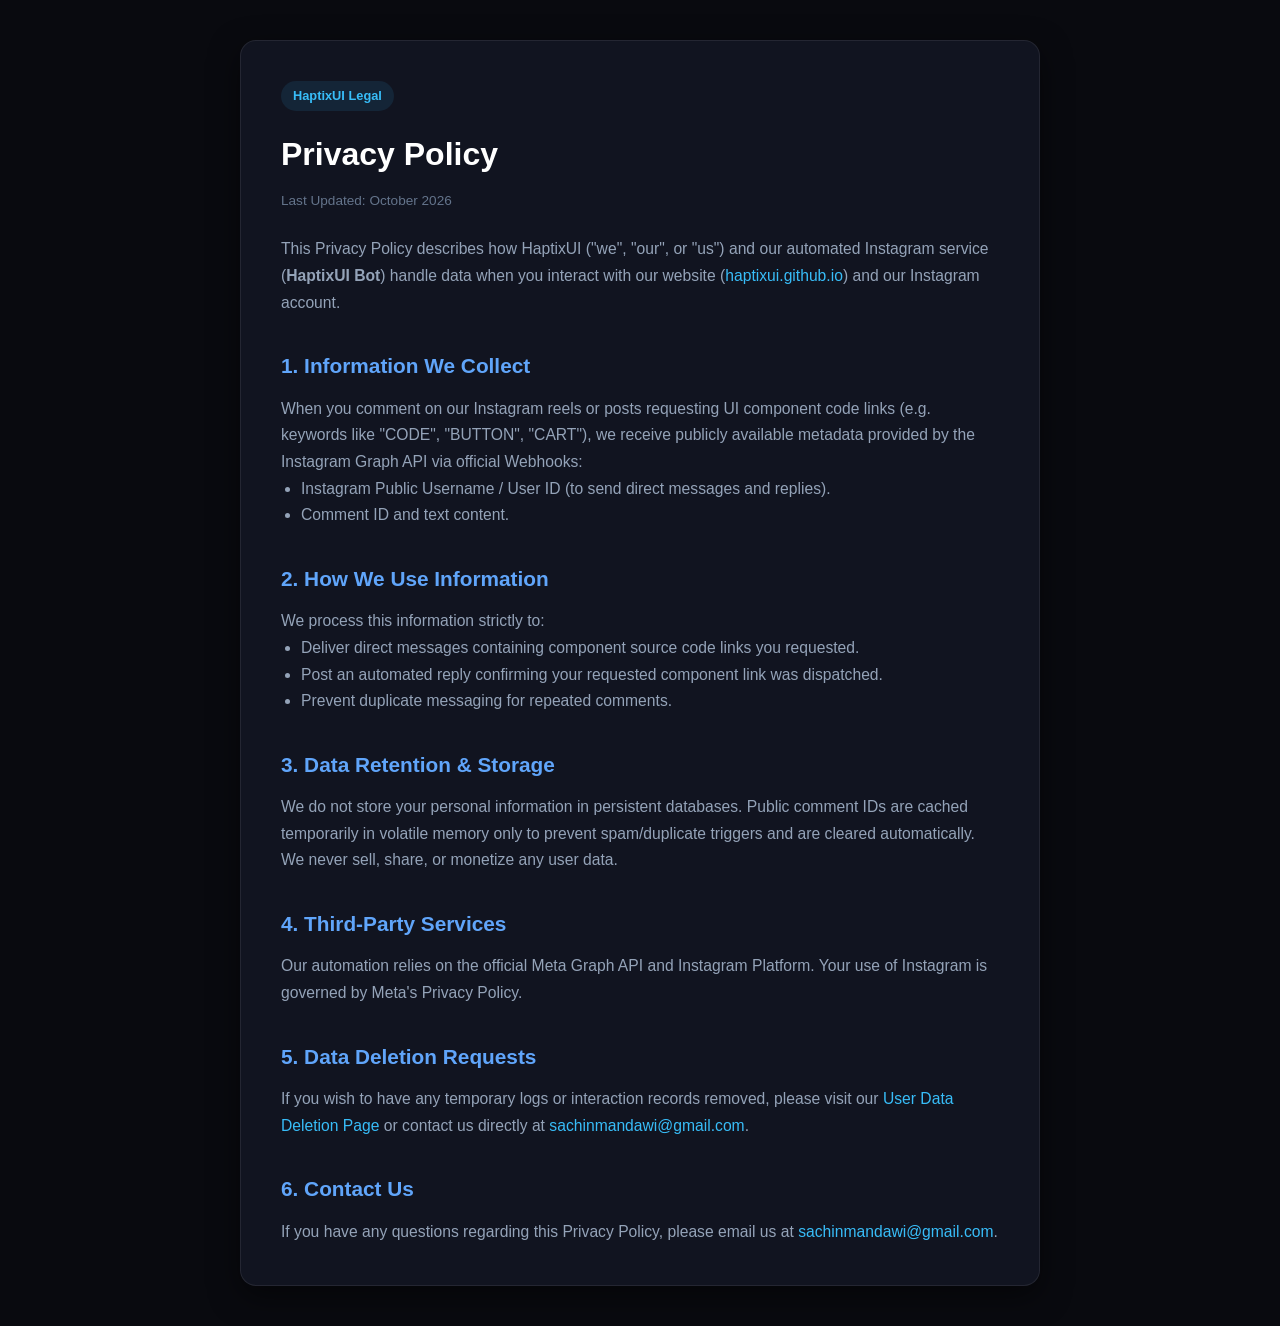
<file: privacy.html>
<!DOCTYPE html>
<html lang="en">
<head>
  <meta charset="UTF-8">
  <meta name="viewport" content="width=device-width, initial-scale=1.0">
  <title>Privacy Policy - HaptixUI</title>
  <link rel="stylesheet" href="style.css">
  <style>
    body {
      background: #090a0f;
      color: #e2e8f0;
      font-family: -apple-system, BlinkMacSystemFont, 'Segoe UI', Roboto, sans-serif;
      padding: 40px 20px;
      line-height: 1.7;
    }
    .policy-container {
      max-width: 800px;
      margin: 0 auto;
      background: #111420;
      border: 1px solid rgba(255, 255, 255, 0.08);
      border-radius: 16px;
      padding: 40px;
      box-shadow: 0 10px 30px rgba(0,0,0,0.5);
    }
    h1 { font-size: 2rem; color: #ffffff; margin-bottom: 8px; }
    h2 { font-size: 1.3rem; color: #60a5fa; margin-top: 32px; margin-bottom: 12px; }
    p, li { color: #94a3b8; font-size: 0.98rem; }
    ul { padding-left: 20px; }
    .updated { font-size: 0.85rem; color: #64748b; margin-bottom: 24px; }
    a { color: #38bdf8; text-decoration: none; }
    a:hover { text-decoration: underline; }
    .badge {
      display: inline-block;
      padding: 4px 12px;
      border-radius: 9999px;
      background: rgba(56, 189, 248, 0.1);
      color: #38bdf8;
      font-size: 0.8rem;
      font-weight: 600;
      margin-bottom: 16px;
    }
  </style>
</head>
<body>
  <div class="policy-container">
    <div class="badge">HaptixUI Legal</div>
    <h1>Privacy Policy</h1>
    <div class="updated">Last Updated: October 2026</div>

    <p>This Privacy Policy describes how HaptixUI ("we", "our", or "us") and our automated Instagram service (<strong>HaptixUI Bot</strong>) handle data when you interact with our website (<a href="https://haptixui.github.io/">haptixui.github.io</a>) and our Instagram account.</p>

    <h2>1. Information We Collect</h2>
    <p>When you comment on our Instagram reels or posts requesting UI component code links (e.g. keywords like "CODE", "BUTTON", "CART"), we receive publicly available metadata provided by the Instagram Graph API via official Webhooks:</p>
    <ul>
      <li>Instagram Public Username / User ID (to send direct messages and replies).</li>
      <li>Comment ID and text content.</li>
    </ul>

    <h2>2. How We Use Information</h2>
    <p>We process this information strictly to:</p>
    <ul>
      <li>Deliver direct messages containing component source code links you requested.</li>
      <li>Post an automated reply confirming your requested component link was dispatched.</li>
      <li>Prevent duplicate messaging for repeated comments.</li>
    </ul>

    <h2>3. Data Retention & Storage</h2>
    <p>We do not store your personal information in persistent databases. Public comment IDs are cached temporarily in volatile memory only to prevent spam/duplicate triggers and are cleared automatically. We never sell, share, or monetize any user data.</p>

    <h2>4. Third-Party Services</h2>
    <p>Our automation relies on the official Meta Graph API and Instagram Platform. Your use of Instagram is governed by Meta's Privacy Policy.</p>

    <h2>5. Data Deletion Requests</h2>
    <p>If you wish to have any temporary logs or interaction records removed, please visit our <a href="deletion.html">User Data Deletion Page</a> or contact us directly at <a href="mailto:sachinmandawi@gmail.com">sachinmandawi@gmail.com</a>.</p>

    <h2>6. Contact Us</h2>
    <p>If you have any questions regarding this Privacy Policy, please email us at <a href="mailto:sachinmandawi@gmail.com">sachinmandawi@gmail.com</a>.</p>
  </div>
</body>
</html>
</file>
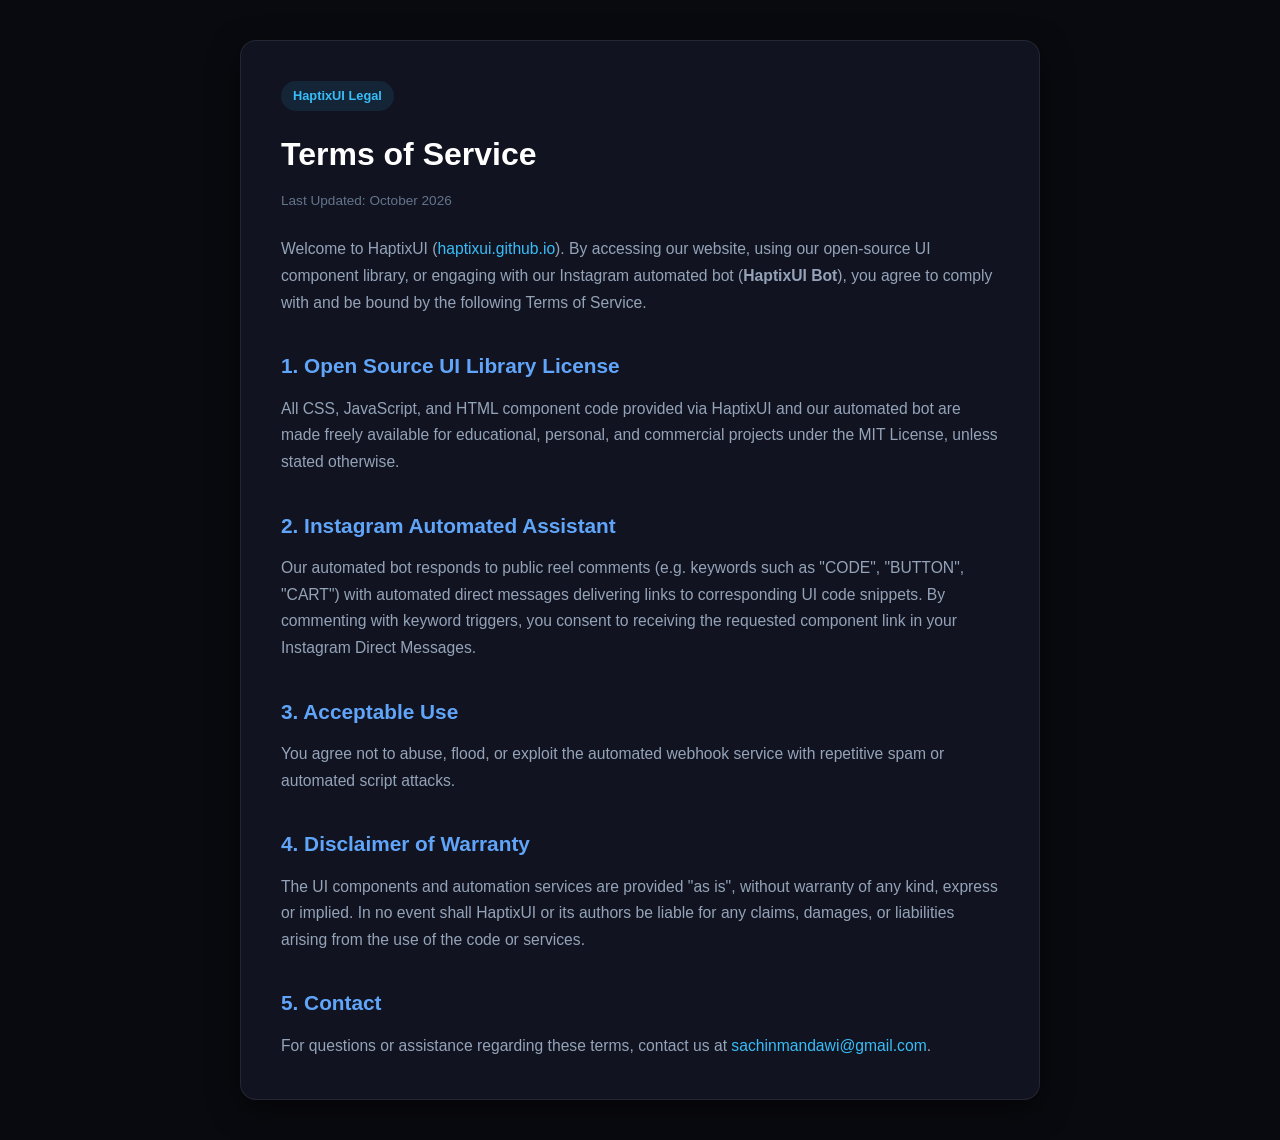
<file: terms.html>
<!DOCTYPE html>
<html lang="en">
<head>
  <meta charset="UTF-8">
  <meta name="viewport" content="width=device-width, initial-scale=1.0">
  <title>Terms of Service - HaptixUI</title>
  <link rel="stylesheet" href="style.css">
  <style>
    body {
      background: #090a0f;
      color: #e2e8f0;
      font-family: -apple-system, BlinkMacSystemFont, 'Segoe UI', Roboto, sans-serif;
      padding: 40px 20px;
      line-height: 1.7;
    }
    .terms-container {
      max-width: 800px;
      margin: 0 auto;
      background: #111420;
      border: 1px solid rgba(255, 255, 255, 0.08);
      border-radius: 16px;
      padding: 40px;
      box-shadow: 0 10px 30px rgba(0,0,0,0.5);
    }
    h1 { font-size: 2rem; color: #ffffff; margin-bottom: 8px; }
    h2 { font-size: 1.3rem; color: #60a5fa; margin-top: 32px; margin-bottom: 12px; }
    p, li { color: #94a3b8; font-size: 0.98rem; }
    ul { padding-left: 20px; }
    .updated { font-size: 0.85rem; color: #64748b; margin-bottom: 24px; }
    a { color: #38bdf8; text-decoration: none; }
    a:hover { text-decoration: underline; }
    .badge {
      display: inline-block;
      padding: 4px 12px;
      border-radius: 9999px;
      background: rgba(56, 189, 248, 0.1);
      color: #38bdf8;
      font-size: 0.8rem;
      font-weight: 600;
      margin-bottom: 16px;
    }
  </style>
</head>
<body>
  <div class="terms-container">
    <div class="badge">HaptixUI Legal</div>
    <h1>Terms of Service</h1>
    <div class="updated">Last Updated: October 2026</div>

    <p>Welcome to HaptixUI (<a href="https://haptixui.github.io/">haptixui.github.io</a>). By accessing our website, using our open-source UI component library, or engaging with our Instagram automated bot (<strong>HaptixUI Bot</strong>), you agree to comply with and be bound by the following Terms of Service.</p>

    <h2>1. Open Source UI Library License</h2>
    <p>All CSS, JavaScript, and HTML component code provided via HaptixUI and our automated bot are made freely available for educational, personal, and commercial projects under the MIT License, unless stated otherwise.</p>

    <h2>2. Instagram Automated Assistant</h2>
    <p>Our automated bot responds to public reel comments (e.g. keywords such as "CODE", "BUTTON", "CART") with automated direct messages delivering links to corresponding UI code snippets. By commenting with keyword triggers, you consent to receiving the requested component link in your Instagram Direct Messages.</p>

    <h2>3. Acceptable Use</h2>
    <p>You agree not to abuse, flood, or exploit the automated webhook service with repetitive spam or automated script attacks.</p>

    <h2>4. Disclaimer of Warranty</h2>
    <p>The UI components and automation services are provided "as is", without warranty of any kind, express or implied. In no event shall HaptixUI or its authors be liable for any claims, damages, or liabilities arising from the use of the code or services.</p>

    <h2>5. Contact</h2>
    <p>For questions or assistance regarding these terms, contact us at <a href="mailto:sachinmandawi@gmail.com">sachinmandawi@gmail.com</a>.</p>
  </div>
</body>
</html>
</file>
<file: style.css>
/* ==========================================================================
   HAPTIXUI - DESIGN SYSTEM & COMPONENT LIBRARY
   Modern Architectural Aesthetic with Responsive Micro-Interactions
   ========================================================================== */

@import url('https://fonts.googleapis.com/css2?family=Fira+Code:wght@400;500;600&family=Inter:wght@400;500;600;700&family=Plus+Jakarta+Sans:wght@700;800&display=swap');
@import url('components.css');

:root {
  --bg-dark: #07080d;
  --bg-card: #0e111a;
  --bg-card-hover: #131724;
  --bg-stage-dark: #0a0c12;
  --bg-stage-black: #000000;
  --border-subtle: rgba(255, 255, 255, 0.08);
  --border-glow: rgba(0, 168, 255, 0.35);
  --accent-cyan: #00a8ff;
  --accent-purple: #a855f7;
  --accent-rose: #ff2a6d;
  --accent-emerald: #10b981;
  --text-primary: #f8fafc;
  --text-secondary: #94a3b8;
  --text-muted: #64748b;
  --font-main: 'Inter', -apple-system, BlinkMacSystemFont, sans-serif;
  --font-display: 'Plus Jakarta Sans', sans-serif;
  --font-code: 'Fira Code', monospace;
  --ease: cubic-bezier(0.4, 0, 0.2, 1);
  --spring: cubic-bezier(0.34, 1.56, 0.64, 1);
}

* {
  box-sizing: border-box;
  margin: 0;
  padding: 0;
}

/* Custom Clean Scrollbar */
html {
  scrollbar-width: thin;
  scrollbar-color: rgba(255, 255, 255, 0.18) var(--bg-dark);
}

::-webkit-scrollbar {
  width: 8px;
  height: 8px;
}

::-webkit-scrollbar-track {
  background: var(--bg-dark);
}

::-webkit-scrollbar-thumb {
  background: rgba(255, 255, 255, 0.18);
  border-radius: 9999px;
  border: 2px solid var(--bg-dark);
}

::-webkit-scrollbar-thumb:hover {
  background: var(--accent-cyan);
}

html, body {
  background-color: var(--bg-dark);
  color: var(--text-primary);
  font-family: var(--font-main);
  min-height: 100vh;
  min-width: 1200px;
  -webkit-font-smoothing: antialiased;
  -moz-osx-font-smoothing: grayscale;
}


/* --------------------------------------------------------------------------
   NAVBAR & MEGA MENU
   -------------------------------------------------------------------------- */
.app-navbar {
  position: sticky;
  top: 0;
  z-index: 100;
  background: rgba(7, 8, 13, 0.92);
  backdrop-filter: blur(16px);
  border-bottom: 1px solid var(--border-subtle);
  width: 100%;
}

.nav-container {
  max-width: 1440px;
  margin: 0 auto;
  padding: 14px 24px;
  display: flex;
  align-items: center;
  justify-content: space-between;
}

.nav-right {
  display: flex;
  align-items: center;
  gap: 12px;
}

.nav-link-badge {
  display: inline-flex;
  align-items: center;
  gap: 8px;
  background: rgba(255, 255, 255, 0.04);
  border: 1px solid var(--border-subtle);
  border-radius: 10px;
  padding: 7px 13px;
  color: var(--text-secondary);
  font-size: 13px;
  font-weight: 500;
  text-decoration: none;
  transition: all 0.2s cubic-bezier(0.16, 1, 0.3, 1);
}

.nav-link-badge:hover {
  background: rgba(0, 168, 255, 0.12);
  border-color: rgba(0, 168, 255, 0.35);
  color: #ffffff;
  transform: translateY(-1px);
}

.nav-link-badge:active {
  transform: translateY(1px) scale(0.98);
}

.badge-pill {
  font-family: var(--font-code);
  font-size: 10px;
  font-weight: 700;
  background: rgba(0, 168, 255, 0.2);
  color: var(--accent-cyan);
  padding: 2px 6px;
  border-radius: 9999px;
  border: 1px solid rgba(0, 168, 255, 0.3);
}

.nav-icon-link {
  display: inline-flex;
  align-items: center;
  justify-content: center;
  width: 36px;
  height: 36px;
  border-radius: 10px;
  background: rgba(255, 255, 255, 0.04);
  border: 1px solid var(--border-subtle);
  color: var(--text-secondary);
  text-decoration: none;
  transition: all 0.2s cubic-bezier(0.16, 1, 0.3, 1);
}

.nav-icon-link:hover {
  background: rgba(255, 255, 255, 0.08);
  border-color: rgba(255, 255, 255, 0.2);
  color: #ffffff;
  transform: translateY(-1px);
}

.nav-icon-link:active {
  transform: translateY(1px) scale(0.96);
}

.nav-left {
  display: flex;
  align-items: center;
  gap: 20px;
}

.brand-logo {
  display: flex;
  align-items: center;
  gap: 10px;
  text-decoration: none;
  color: var(--text-primary);
}

.logo-badge {
  width: 34px;
  height: 34px;
  border-radius: 9px;
  background: #000000;
  border: 1.5px solid rgba(255, 255, 255, 0.18);
  display: flex;
  align-items: center;
  justify-content: center;
  overflow: hidden;
  box-shadow: 0 4px 14px rgba(0, 0, 0, 0.6);
}

.brand-logo-img {
  width: 100%;
  height: 100%;
  object-fit: cover;
  display: block;
}

.brand-name {
  font-family: var(--font-display);
  font-size: 20px;
  font-weight: 800;
  letter-spacing: -0.02em;
}

.brand-name span {
  color: var(--accent-cyan);
}

/* Mega Menu Dropdown Trigger */
.mega-menu-wrapper {
  position: relative;
}



/* Navbar Categories Sidebar Toggle Button */
.nav-sidebar-toggle-btn {
  display: inline-flex;
  align-items: center;
  gap: 8px;
  background: rgba(255, 255, 255, 0.04);
  border: 1px solid var(--border-subtle);
  border-radius: 10px;
  padding: 7px 14px;
  color: var(--text-secondary);
  font-family: inherit;
  font-size: 13px;
  font-weight: 500;
  cursor: pointer;
  transition: all 0.2s ease;
}

.nav-sidebar-toggle-btn:hover {
  background: rgba(255, 255, 255, 0.08);
  color: #ffffff;
  border-color: rgba(255, 255, 255, 0.18);
}

.nav-sidebar-toggle-btn.active {
  background: rgba(0, 168, 255, 0.12);
  border-color: rgba(0, 168, 255, 0.35);
  color: var(--accent-cyan);
}

.nav-sidebar-toggle-btn svg {
  color: currentColor;
}

/* --------------------------------------------------------------------------
   RESPONSIVE TWO-COLUMN APP LAYOUT & STICKY SIDEBAR
   -------------------------------------------------------------------------- */
.app-layout {
  min-width: 1200px;
  max-width: 1440px;
  width: 100%;
  margin: 0 auto;
  padding: 28px 24px 32px 24px;
  display: flex;
  gap: 32px;
  align-items: flex-start;
  flex: 1;
  min-height: calc(100vh - 76px);
  position: relative;
  transition: padding 0.28s var(--ease);
}

/* Left Sticky Sidebar - LOCKED STICKY AS USER SCROLLS */
.app-sidebar {
  width: 230px;
  flex-shrink: 0;
  position: sticky;
  top: 76px;
  align-self: flex-start;
  max-height: calc(100vh - 90px);
  overflow-y: auto;
  overflow-x: hidden;
  scrollbar-width: thin;
  scrollbar-color: rgba(255, 255, 255, 0.12) transparent;
  z-index: 50;
  transition: width 0.28s var(--ease), opacity 0.22s var(--ease), transform 0.28s var(--ease), margin 0.28s var(--ease);
}

.app-sidebar::-webkit-scrollbar {
  width: 4px;
}

.app-sidebar::-webkit-scrollbar-thumb {
  background: rgba(255, 255, 255, 0.12);
  border-radius: 4px;
}

/* Collapsed State for Left Sidebar */
.app-layout.sidebar-collapsed .app-sidebar {
  width: 0;
  opacity: 0;
  visibility: hidden;
  transform: translateX(-16px);
  margin-right: -32px;
  pointer-events: none;
  overflow: hidden;
}

.sidebar-sticky-wrap {
  display: flex;
  flex-direction: column;
  gap: 24px;
}

.sidebar-section {
  display: flex;
  flex-direction: column;
}

.sidebar-section:not(:first-child) {
  margin-top: 24px;
  padding-top: 18px;
  border-top: 1px solid var(--border-subtle);
}

.sidebar-heading {
  font-size: 11px;
  font-weight: 700;
  letter-spacing: 0.08em;
  color: var(--text-muted);
  display: block;
  margin-bottom: 12px;
  padding: 0 4px 0 8px;
  text-transform: uppercase;
}

.sidebar-heading-row {
  display: flex;
  align-items: center;
  justify-content: space-between;
  margin-bottom: 10px;
  padding: 0 4px 0 0;
}

.sidebar-heading-row .sidebar-heading {
  margin-bottom: 0;
}

.sidebar-collapse-btn {
  display: flex;
  align-items: center;
  justify-content: center;
  width: 24px;
  height: 24px;
  border-radius: 6px;
  background: transparent;
  border: 1px solid transparent;
  color: var(--text-muted);
  cursor: pointer;
  transition: all 0.18s ease;
}

.sidebar-collapse-btn:hover {
  background: rgba(255, 255, 255, 0.08);
  color: #ffffff;
  border-color: rgba(255, 255, 255, 0.12);
}

.sidebar-nav {
  display: flex;
  flex-direction: column;
  gap: 3px;
}

.sidebar-nav-item {
  display: flex;
  align-items: center;
  gap: 12px;
  padding: 9px 12px;
  border-radius: 10px;
  background: transparent;
  border: 1px solid transparent;
  color: var(--text-secondary);
  font-family: inherit;
  font-size: 13.5px;
  font-weight: 500;
  cursor: pointer;
  text-align: left;
  transition: all 0.18s ease;
  width: 100%;
}

.sidebar-nav-item:hover {
  background: rgba(255, 255, 255, 0.04);
  color: #ffffff;
}

.sidebar-nav-item.active {
  background: rgba(0, 168, 255, 0.1);
  border-color: rgba(0, 168, 255, 0.3);
  color: #ffffff;
  font-weight: 600;
}

.sidebar-nav-item .item-icon {
  display: flex;
  align-items: center;
  justify-content: center;
  width: 16px;
  color: var(--text-muted);
}

.sidebar-nav-item.active .item-icon {
  color: var(--accent-cyan);
}

.item-label {
  flex: 1;
}

.item-count {
  font-size: 11px;
  font-weight: 600;
  background: rgba(255, 255, 255, 0.06);
  color: var(--text-muted);
  padding: 2px 7px;
  border-radius: 9999px;
}

.sidebar-nav-item.active .item-count {
  background: rgba(0, 168, 255, 0.2);
  color: var(--accent-cyan);
}

/* Sidebar Featured Link */
.sidebar-featured-link {
  display: flex;
  align-items: center;
  gap: 10px;
  padding: 10px 12px;
  background: rgba(56, 189, 248, 0.06);
  border: 1px solid rgba(56, 189, 248, 0.2);
  border-radius: 12px;
  text-decoration: none;
  color: inherit;
  transition: all 0.2s cubic-bezier(0.16, 1, 0.3, 1);
}

.sidebar-featured-link:hover {
  background: rgba(56, 189, 248, 0.14);
  border-color: rgba(56, 189, 248, 0.4);
  transform: translateY(-1px);
}

.sidebar-featured-link:active {
  transform: translateY(1px) scale(0.98);
}

.featured-icon {
  display: flex;
  align-items: center;
  justify-content: center;
  width: 28px;
  height: 28px;
  border-radius: 8px;
  background: rgba(56, 189, 248, 0.15);
  color: #38bdf8;
  flex-shrink: 0;
}

.featured-info {
  display: flex;
  flex-direction: column;
  flex: 1;
  min-width: 0;
}

.featured-title {
  font-size: 13px;
  font-weight: 600;
  color: #ffffff;
}

.featured-sub {
  font-size: 11px;
  color: var(--text-muted);
}

.featured-badge {
  font-family: var(--font-code);
  font-size: 10px;
  font-weight: 700;
  color: #38bdf8;
  background: rgba(56, 189, 248, 0.2);
  padding: 2px 6px;
  border-radius: 9999px;
}

/* Stage Theme Switcher Group */
.theme-switch-group {
  display: flex;
  gap: 6px;
  padding: 4px;
  background: #10131d;
  border: 1px solid var(--border-subtle);
  border-radius: 10px;
}

.theme-pill-btn {
  flex: 1;
  padding: 6px 8px;
  background: transparent;
  border: none;
  border-radius: 7px;
  color: var(--text-muted);
  font-family: inherit;
  font-size: 12px;
  font-weight: 600;
  cursor: pointer;
  transition: all 0.18s ease;
}

.theme-pill-btn:hover {
  color: #ffffff;
}

.theme-pill-btn.active {
  background: #1c2130;
  color: #ffffff;
  box-shadow: 0 2px 6px rgba(0, 0, 0, 0.3);
}

/* --------------------------------------------------------------------------
   MAIN CATALOG AREA
   -------------------------------------------------------------------------- */
.app-main {
  flex: 1;
  min-width: 0;
  display: flex;
  flex-direction: column;
}

/* Header Area */
.browse-header {
  margin-bottom: 24px;
}

.browse-title-row {
  display: flex;
  align-items: flex-start;
  justify-content: space-between;
  gap: 16px;
  margin-bottom: 18px;
}

.browse-title {
  font-family: var(--font-display);
  font-size: 32px;
  font-weight: 800;
  color: #ffffff;
  letter-spacing: -0.02em;
}

.browse-subtitle {
  font-size: 14.5px;
  color: var(--text-secondary);
  margin-top: 4px;
}

.browse-count-badge {
  font-size: 12.5px;
  font-weight: 600;
  color: var(--text-secondary);
  background: #11141e;
  border: 1px solid var(--border-subtle);
  padding: 5px 12px;
  border-radius: 9999px;
  white-space: nowrap;
}

/* Filter Toolbar */
.browse-toolbar {
  display: flex;
  align-items: center;
  gap: 14px;
  padding-bottom: 18px;
  border-bottom: 1px solid var(--border-subtle);
}

.search-field {
  flex: 1;
  position: relative;
  display: flex;
  align-items: center;
}

.search-icon {
  position: absolute;
  left: 14px;
  color: var(--text-muted);
  pointer-events: none;
}

.search-input {
  width: 100%;
  padding: 10px 38px 10px 40px;
  background: #10131d;
  border: 1px solid var(--border-subtle);
  border-radius: 12px;
  color: #ffffff;
  font-family: inherit;
  font-size: 14px;
  outline: none;
  transition: all 0.2s ease;
}

.search-input:focus {
  border-color: var(--accent-cyan);
  background: #131724;
}

.search-kbd-hint {
  position: absolute;
  right: 14px;
  font-family: var(--font-code);
  font-size: 11px;
  font-weight: 600;
  color: var(--text-muted);
  background: rgba(255, 255, 255, 0.05);
  border: 1px solid rgba(255, 255, 255, 0.1);
  border-radius: 6px;
  padding: 2px 7px;
  pointer-events: none;
  transition: opacity 0.2s ease;
}

.search-input:focus ~ .search-kbd-hint,
.search-clear-btn.visible ~ .search-kbd-hint {
  opacity: 0;
}

.search-clear-btn {
  position: absolute;
  right: 12px;
  background: transparent;
  border: none;
  color: var(--text-muted);
  font-size: 18px;
  cursor: pointer;
  display: none;
}

.search-clear-btn.visible {
  display: block;
}

/* Modern Custom Dropdown */
.custom-dropdown {
  position: relative;
  display: inline-block;
  user-select: none;
}

.custom-dropdown-trigger {
  display: inline-flex;
  align-items: center;
  gap: 9px;
  background: #10131d;
  border: 1px solid var(--border-subtle);
  border-radius: 12px;
  padding: 9px 14px;
  color: var(--text-secondary);
  font-family: inherit;
  font-size: 13.5px;
  font-weight: 500;
  cursor: pointer;
  outline: none;
  transition: all 0.2s cubic-bezier(0.16, 1, 0.3, 1);
  box-shadow: 0 2px 6px rgba(0, 0, 0, 0.2);
}

.custom-dropdown-trigger:hover {
  background: #141824;
  border-color: rgba(255, 255, 255, 0.2);
  color: #ffffff;
}

.custom-dropdown.open .custom-dropdown-trigger {
  border-color: var(--accent-cyan);
  background: #141824;
  color: #ffffff;
  box-shadow: 0 0 0 2px rgba(0, 168, 255, 0.2);
}

.sort-icon {
  color: var(--text-muted);
  flex-shrink: 0;
  transition: color 0.2s ease;
}

.custom-dropdown-trigger:hover .sort-icon,
.custom-dropdown.open .sort-icon {
  color: var(--accent-cyan);
}

.dropdown-label {
  white-space: nowrap;
}

.dropdown-chevron {
  color: var(--text-muted);
  transition: transform 0.25s var(--ease), color 0.2s ease;
  flex-shrink: 0;
  margin-left: 2px;
}

.custom-dropdown.open .dropdown-chevron {
  transform: rotate(180deg);
  color: var(--accent-cyan);
}

/* Dropdown Menu Popover */
.custom-dropdown-menu {
  position: absolute;
  top: calc(100% + 6px);
  right: 0;
  min-width: 175px;
  background: rgba(15, 18, 27, 0.96);
  backdrop-filter: blur(20px);
  -webkit-backdrop-filter: blur(20px);
  border: 1px solid rgba(255, 255, 255, 0.12);
  box-shadow: 0 16px 36px -4px rgba(0, 0, 0, 0.85), 0 0 0 1px rgba(255, 255, 255, 0.05);
  border-radius: 14px;
  padding: 6px;
  z-index: 200;
  opacity: 0;
  visibility: hidden;
  transform: translateY(-6px) scale(0.97);
  transform-origin: top right;
  pointer-events: none;
  transition: all 0.18s cubic-bezier(0.16, 1, 0.3, 1);
}

.custom-dropdown.open .custom-dropdown-menu {
  opacity: 1;
  visibility: visible;
  transform: translateY(0) scale(1);
  pointer-events: auto;
}

.dropdown-item {
  display: flex;
  align-items: center;
  justify-content: space-between;
  gap: 12px;
  padding: 8px 12px;
  border-radius: 8px;
  color: var(--text-secondary);
  font-size: 13px;
  font-weight: 500;
  cursor: pointer;
  transition: all 0.15s ease;
}

.dropdown-item:hover {
  background: rgba(255, 255, 255, 0.06);
  color: #ffffff;
}

.dropdown-item.active {
  background: rgba(0, 168, 255, 0.12);
  color: var(--accent-cyan);
  font-weight: 600;
}

.dropdown-item .check-icon {
  opacity: 0;
  transform: scale(0.8);
  transition: all 0.15s ease;
  color: var(--accent-cyan);
  flex-shrink: 0;
}

.dropdown-item.active .check-icon {
  opacity: 1;
  transform: scale(1);
}

.sr-only {
  position: absolute;
  width: 1px;
  height: 1px;
  padding: 0;
  margin: -1px;
  overflow: hidden;
  clip: rect(0, 0, 0, 0);
  white-space: nowrap;
  border-width: 0;
}

/* --------------------------------------------------------------------------
   COMPONENTS GRID & CARDS
   -------------------------------------------------------------------------- */
.components-grid {
  display: grid;
  grid-template-columns: repeat(auto-fill, minmax(320px, 1fr));
  gap: 22px;
  margin-top: 24px;
}

/* Component Card */
.comp-card {
  background: var(--bg-card);
  border: 1px solid var(--border-subtle);
  border-radius: 20px;
  overflow: hidden;
  display: flex;
  flex-direction: column;
  transition: border-color 0.25s ease, transform 0.25s ease, box-shadow 0.25s ease;
}

.comp-card:hover {
  border-color: rgba(0, 168, 255, 0.35);
  transform: translateY(-3px);
  box-shadow: 0 16px 36px rgba(0, 0, 0, 0.6);
}

/* Live Stage */
.comp-stage {
  position: relative;
  height: 220px;
  display: flex;
  align-items: center;
  justify-content: center;
  background: var(--bg-stage-dark);
  border-bottom: 1px solid var(--border-subtle);
  overflow: hidden;
  transition: background 0.3s ease;
}

.comp-stage.stage-black {
  background: var(--bg-stage-black);
}

.comp-stage.stage-light {
  background: #ffffff;
}

.comp-stage-tools {
  position: absolute;
  top: 12px;
  right: 12px;
  display: flex;
  gap: 6px;
  z-index: 10;
}

.stage-theme-btn {
  width: 28px;
  height: 28px;
  border-radius: 7px;
  background: rgba(255, 255, 255, 0.08);
  border: 1px solid rgba(255, 255, 255, 0.08);
  color: var(--text-secondary);
  display: flex;
  align-items: center;
  justify-content: center;
  cursor: pointer;
  transition: all 0.2s ease;
}

.stage-theme-btn:hover {
  background: rgba(255, 255, 255, 0.16);
  color: #ffffff;
}

.comp-stage.stage-light .stage-theme-btn {
  background: rgba(0, 0, 0, 0.06);
  border-color: rgba(0, 0, 0, 0.12);
  color: #1e293b;
}

.comp-stage.stage-light .stage-theme-btn:hover {
  background: rgba(0, 0, 0, 0.14);
  color: #000000;
}

/* Card Body & Details */
.comp-body {
  padding: 14px 16px;
  display: flex;
  flex-direction: column;
  align-items: center;
  gap: 12px;
  background: var(--bg-card);
}

.comp-info-top {
  display: flex;
  align-items: center;
  justify-content: center;
  width: 100%;
  text-align: center;
}

.comp-title {
  font-size: 14.5px;
  font-weight: 700;
  color: #ffffff;
  letter-spacing: -0.01em;
  line-height: 1.3;
  text-align: center;
}

/* Action Buttons Row */
.comp-actions-row {
  display: flex;
  align-items: center;
  justify-content: center;
  width: 100%;
  margin-top: 2px;
}

.btn-get-code {
  display: inline-flex;
  align-items: center;
  justify-content: center;
  gap: 6px;
  background: #141824;
  border: 1px solid rgba(255, 255, 255, 0.12);
  border-radius: 8px;
  padding: 5px 14px;
  color: #e2e8f0;
  font-family: inherit;
  font-size: 12px;
  font-weight: 600;
  cursor: pointer;
  width: fit-content;
  transition: all 0.2s cubic-bezier(0.16, 1, 0.3, 1);
  box-shadow: 0 1px 3px rgba(0, 0, 0, 0.3);
}

.btn-get-code:hover {
  background: #1c2233;
  border-color: rgba(0, 168, 255, 0.45);
  color: #ffffff;
  transform: translateY(-1px);
}

.btn-get-code:active {
  transform: translateY(1px) scale(0.97);
}

/* --------------------------------------------------------------------------
   FOOTER (LOCKED STUCK TO BOTTOM)
   -------------------------------------------------------------------------- */
.app-footer {
  margin-top: auto;
  padding-top: 28px;
  padding-bottom: 8px;
  border-top: 1px solid var(--border-subtle);
  display: flex;
  align-items: center;
  justify-content: space-between;
  font-size: 13px;
  color: var(--text-muted);
}

.footer-links {
  display: flex;
  gap: 18px;
}

.footer-links a {
  color: var(--text-secondary);
  text-decoration: none;
  transition: color 0.2s ease;
}

.footer-links a:hover {
  color: #ffffff;
}

/* --------------------------------------------------------------------------
   INSPECTOR CODE MODAL
   -------------------------------------------------------------------------- */
.modal-backdrop {
  position: fixed;
  inset: 0;
  background: rgba(0, 0, 0, 0.88);
  backdrop-filter: blur(12px);
  z-index: 999;
  display: flex;
  align-items: center;
  justify-content: center;
  padding: 20px;
  opacity: 0;
  visibility: hidden;
  transition: all 0.25s var(--ease);
}

.modal-backdrop.open {
  opacity: 1;
  visibility: visible;
}

.modal-dialog {
  background: #0d0f17;
  border: 1px solid rgba(255, 255, 255, 0.12);
  border-radius: 24px;
  width: 100%;
  max-width: 960px;
  max-height: 90vh;
  display: flex;
  flex-direction: column;
  overflow: hidden;
  box-shadow: 0 30px 80px rgba(0, 0, 0, 0.95);
  transform: scale(0.96);
  transition: transform 0.25s var(--spring);
}

.modal-backdrop.open .modal-dialog {
  transform: scale(1);
}

.modal-header {
  display: flex;
  align-items: center;
  justify-content: space-between;
  padding: 18px 24px;
  border-bottom: 1px solid var(--border-subtle);
}

.modal-title-box {
  display: flex;
  align-items: center;
  gap: 10px;
}

.modal-title {
  font-size: 18px;
  font-weight: 700;
  color: #ffffff;
}

.modal-close {
  background: transparent;
  border: none;
  color: var(--text-muted);
  cursor: pointer;
  padding: 4px;
  border-radius: 8px;
  display: flex;
  align-items: center;
  justify-content: center;
}

.modal-close:hover {
  color: #ffffff;
}

.modal-content-grid {
  display: grid;
  grid-template-columns: minmax(0, 1fr) minmax(0, 1.3fr);
  flex: 1;
  min-height: 480px;
  width: 100%;
  overflow: hidden;
}

.modal-preview-pane {
  background: var(--bg-stage-dark);
  border-right: 1px solid var(--border-subtle);
  position: relative;
  display: flex;
  align-items: center;
  justify-content: center;
  padding: 40px 20px;
  min-width: 0;
  overflow: hidden;
}

.modal-preview-pane.stage-light {
  background: #ffffff;
}

.stage-btn {
  background: rgba(255, 255, 255, 0.08);
  border: 1px solid rgba(255, 255, 255, 0.1);
  color: #ffffff;
  padding: 6px;
  border-radius: 8px;
  cursor: pointer;
  transition: all 0.2s ease;
}

.stage-btn:hover {
  background: rgba(255, 255, 255, 0.16);
}

.modal-preview-pane.stage-light .stage-btn {
  background: rgba(0, 0, 0, 0.06);
  border-color: rgba(0, 0, 0, 0.12);
  color: #1e293b;
}

.modal-preview-pane.stage-light .stage-btn:hover {
  background: rgba(0, 0, 0, 0.14);
  color: #000000;
}

.modal-code-pane {
  display: flex;
  flex-direction: column;
  background: #090b10;
  min-width: 0; /* CRITICAL: Prevents long code lines from expanding grid column */
  min-height: 0;
  width: 100%;
  overflow: hidden;
}

.modal-tabs {
  display: flex;
  align-items: center;
  justify-content: space-between;
  padding: 12px 20px;
  border-bottom: 1px solid var(--border-subtle);
  background: #0d0f17;
  width: 100%;
  box-sizing: border-box;
  flex-shrink: 0;
  gap: 12px;
}

.tab-list {
  display: flex;
  gap: 6px;
  flex-shrink: 0;
}

.tab-btn {
  background: transparent;
  border: none;
  color: var(--text-muted);
  font-family: var(--font-code);
  font-size: 12px;
  font-weight: 600;
  padding: 6px 12px;
  border-radius: 7px;
  cursor: pointer;
  transition: all 0.18s ease;
}

.tab-btn:hover {
  color: #ffffff;
}

.tab-btn.active {
  background: rgba(0, 168, 255, 0.15);
  color: var(--accent-cyan);
}

.code-copy-action {
  display: inline-flex;
  align-items: center;
  gap: 7px;
  background: var(--accent-cyan);
  border: none;
  color: #ffffff;
  font-family: inherit;
  font-size: 12.5px;
  font-weight: 600;
  padding: 6px 14px;
  border-radius: 8px;
  cursor: pointer;
  transition: all 0.2s ease;
  flex-shrink: 0;
  white-space: nowrap;
}

.code-copy-action:hover {
  opacity: 0.9;
  transform: translateY(-1px);
}

.modal-code-body {
  flex: 1;
  overflow-x: auto;
  overflow-y: auto;
  padding: 18px 20px;
  background: #08090e;
  min-width: 0;
}

.modal-code-body pre {
  margin: 0;
  font-family: var(--font-code);
  font-size: 12.5px;
  line-height: 1.6;
  color: #cbd5e1;
  white-space: pre;
  word-break: normal;
}

/* Toast Message */
.toast-msg {
  position: fixed;
  bottom: 24px;
  right: 24px;
  background: #11141e;
  border: 1px solid rgba(16, 185, 129, 0.4);
  padding: 12px 20px;
  border-radius: 12px;
  display: flex;
  align-items: center;
  gap: 10px;
  color: #ffffff;
  font-size: 14px;
  font-weight: 500;
  box-shadow: 0 16px 36px rgba(0, 0, 0, 0.8);
  opacity: 0;
  transform: translateY(20px);
  pointer-events: none;
  transition: all 0.25s var(--spring);
  z-index: 2000;
}

.toast-msg.show {
  opacity: 1;
  transform: translateY(0);
}



/* --------------------------------------------------------------------------
   MULTI-DEVICE RESPONSIVE SYSTEM (MOBILE, TABLET, DESKTOP)
   -------------------------------------------------------------------------- */

/* Large Screens when sidebar is collapsed */
.app-layout.sidebar-collapsed .components-grid {
  grid-template-columns: repeat(auto-fill, minmax(320px, 1fr));
}
</file>
